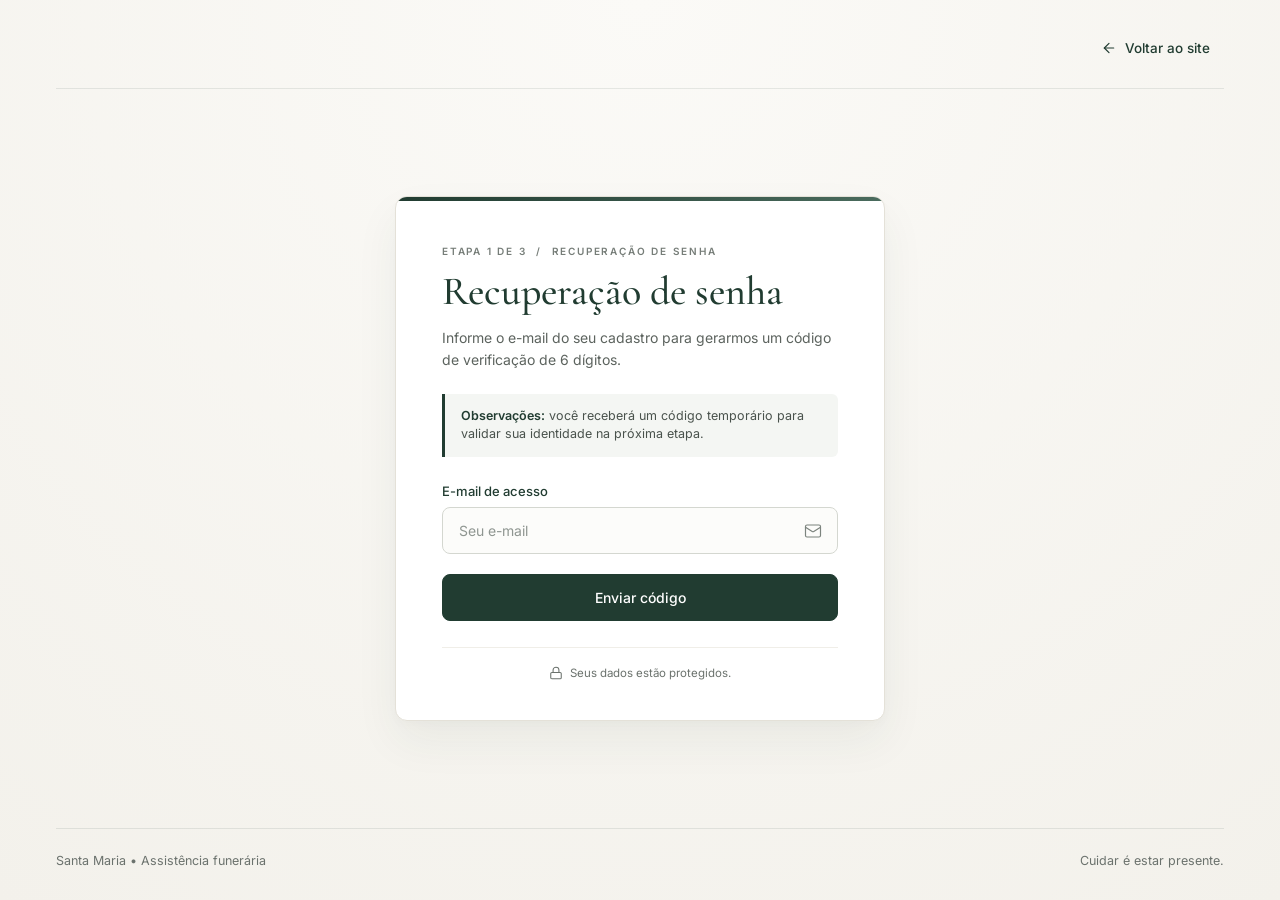
<file: index.html>
<!DOCTYPE html>
<html lang="pt-BR">
<head>
  <meta charset="UTF-8">
  <meta http-equiv="refresh" content="0; url=html/recuperarsenha.html">
</head>
<body>
  <script>window.location.href = "html/recuperar-senha.html";</script>
</body>
</html>
</file>
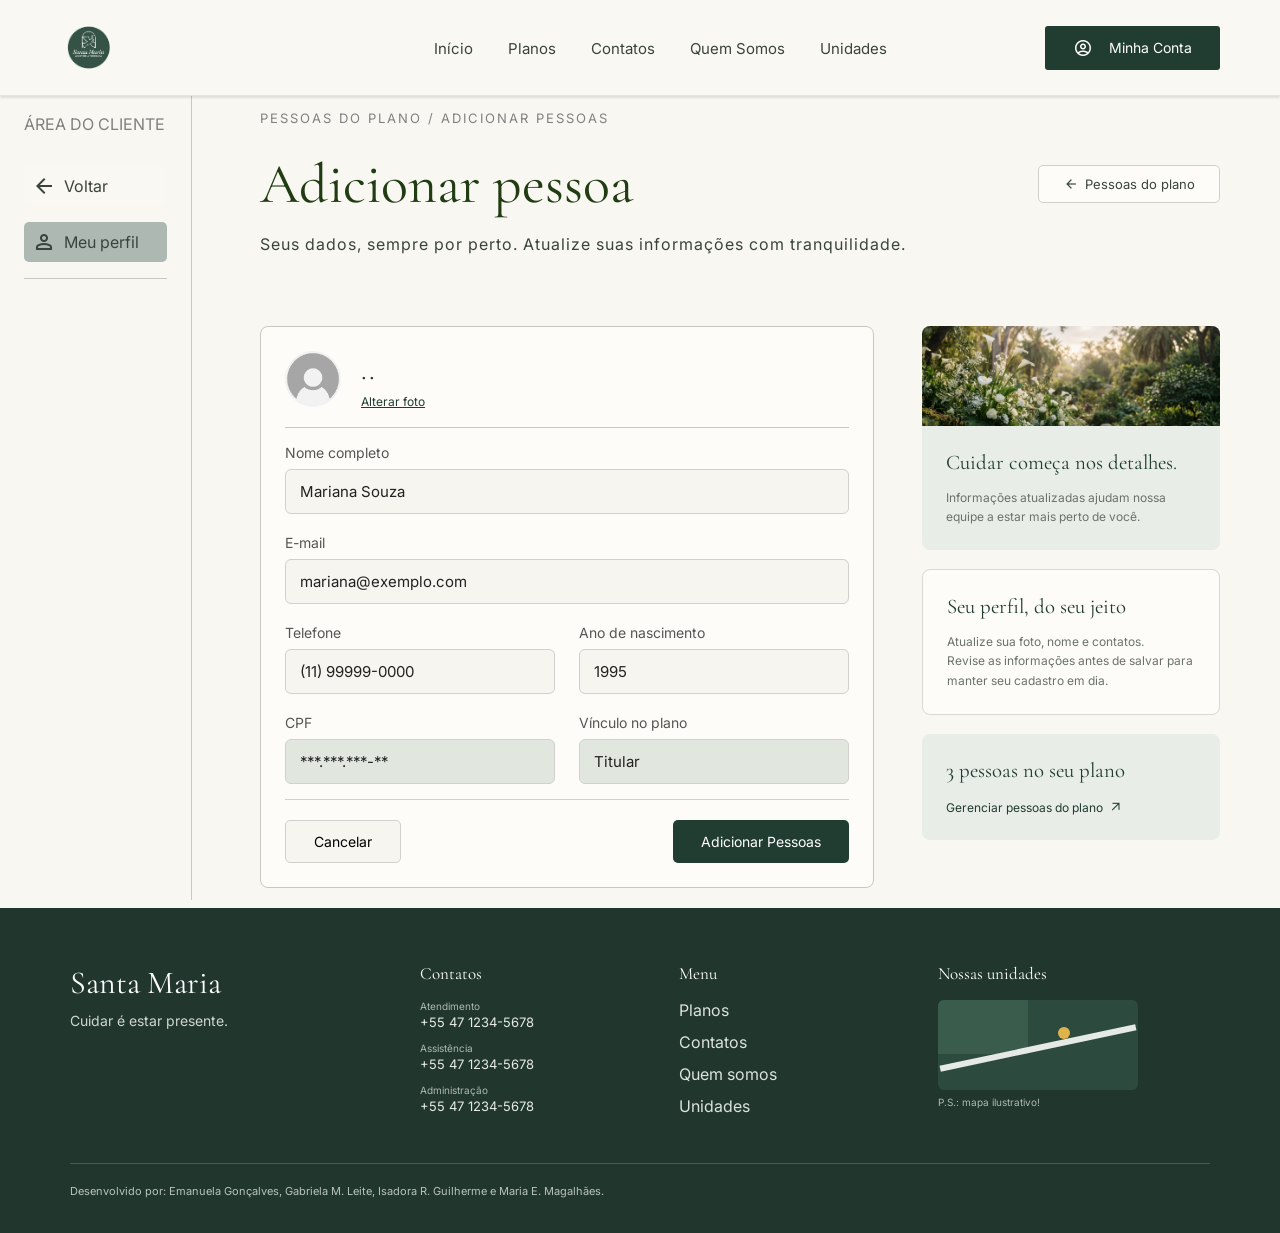
<file: html/adicionarPessoa.html>
<!DOCTYPE html>
<html lang="pt-br">
<head>
    <meta charset="UTF-8">
    <meta name="viewport" content="width=device-width, initial-scale=1.0">
    <title>Santa Maria - Funerária </title>
    <link rel="stylesheet" href="../css/adicionarPessoa.css"> <!-- link do css-->
    <link href="https://fonts.googleapis.com/css2?family=Material+Symbols+Outlined" rel="stylesheet" /> <!--Link dos icons (google api)-->
    <script src="../javascript/editarPlano.js" defer></script>
</head>
<body>
    <header> <!-- Menu de navegação da página, com logo e parte de login ao lado-->
        <img src="../img/logo.png" alt="Logo da empresa" class="logo"> <!-- Logo da empresa-->
        <div class="navbar"> 
            <nav> <!--navegação-->
                <ul class="navList" id="navList"> <!-- container das navegações da página -->
                  <li><a href="pagInicial.html">Início</a></li>
                  <li><a href="pagInicial.html#planos">Planos</a></li>
                  <li><a href="pagInicial.html#contatos">Contatos</a></li>
                  <li><a href="pagInicial.html#quemSomos">Quem Somos</a></li>
                  <li><a href="pagInicial.html#unidades">Unidades</a></li>
                </ul>
            </nav>
        </div>
        <a href="conta/login.html" class="btnLink">
            <span class="material-symbols-outlined"> <!-- bonequinho do login no botão-->
                account_circle
            </span>
            Minha Conta
        </a>
    </header>

    <div class="contentWrapper"> <!-- container que envolve o menu e o conteúdo da página -->
        
        <div class="verticalMenu"> <!-- menu que fica na vertical (nossa q surpresa)-->
            <div class="mainMenu"> <!-- parte superior desse menuzinho -->
                <h2>ÁREA DO CLIENTE</h2>
                <a href="pessoasPlano.html" class="btnInactive">
                    <span class="material-symbols-outlined"> <!-- setinha voltar-->
                        arrow_back
                    </span>
                    Voltar
                </a>
                <p class="btnActive">
                    <span class="material-symbols-outlined"> <!-- bonequinho do perfil-->
                        person
                    </span>
                    Meu perfil
                </p>
            </div>
        </div>

        <div class="content"> <!-- conteúdo da página -->

            <div class="titulo"> <!-- Titulos de cima -->
                <h3>PESSOAS DO PLANO /  ADICIONAR PESSOAS </h3>
                <div class="tituloLinha"> <!-- titulo + botão "pessoas do plano" lado a lado -->
                    <h1>Adicionar pessoa</h1>
                    <a href="pessoasPlano.html" class="buttonHero">
                        <span class="material-symbols-outlined"> <!-- setinha do botão-->
                            arrow_back
                        </span>
                        Pessoas do plano
                    </a>
                </div>
                <h2>Seus dados, sempre por perto. Atualize suas informações com tranquilidade.</h2>
            </div>

            <div class="cardPerfil"> <!-- card principal do perfil -->
                <div class="pfpName"> <!-- foto + nome do usuário -->
                    <div class="pfp"> 
                        <img id="profileImage" src="../img/fotoPerfil.avif" alt="Foto de perfil do usuário"> 
                    </div> 
                    <div class="nameBox"> 
                        <h2>..</h2>
                        <label for="galleryInput" class="alterarFoto">Alterar foto</label>
                        <input type="file" id="galleryInput" accept="image/*" hidden>
                    </div>
                </div>

                <form action="#" method="POST"> 
                    <div class="formGrid">
                        <div class="formGroup fullWidth">
                            <label for="nome">Nome completo</label>
                            <input type="text" id="nome" name="nome" value="Mariana Souza" required>
                        </div>

                        <div class="formGroup fullWidth">
                            <label for="email">E-mail</label>
                            <input type="email" id="email" name="email" value="mariana@exemplo.com" required>
                        </div>

                        <div class="formGroup">
                            <label for="telefone">Telefone</label>
                            <input type="tel" id="telefone" name="telefone" value="(11) 99999-0000" required>
                        </div>

                        <div class="formGroup">
                            <label for="anoNascimento">Ano de nascimento</label>
                            <input type="number" id="anoNascimento" name="anoNascimento" value="1995" required>
                        </div>

                        <div class="formGroup">
                            <label for="cpf">CPF</label>
                            <input type="text" id="cpf" name="cpf" value="***.***.***-**" readonly>
                        </div>

                        <div class="formGroup">
                            <label for="vinculo">Vínculo no plano</label>
                            <input type="text" id="vinculo" name="vinculo" value="Titular" readonly>
                        </div>
                    </div>
                    <div class="formButtons"> <!-- cancelar na esquerda, salvar na direita -->
                        <button type="button" class="btnCancelar">Cancelar</button>
                        <button type="submit" class="btnSalvar" onclick="window.location.href='pessoasPlano.html'">Adicionar Pessoas</button>
                    </div> 
                </form>
            </div>

            <div class="containerDetails"> <!-- Cards da direita -->
                <div class="cardInfo">
                    <img src="../img/fotoflor.jpeg" alt="Jardim com flores brancas" class="cardImg">
                    <div class="cardBody">
                        <h2>Cuidar começa nos detalhes.</h2>
                        <p>Informações atualizadas ajudam nossa equipe a estar mais perto de você.</p>
                    </div>
                </div>
                <div class="cardInfo2">
                    <h2>Seu perfil, do seu jeito</h2>
                    <p>Atualize sua foto, nome e contatos.<br>Revise as informações antes de salvar para manter seu cadastro em dia.</p>
                </div>
                <div class="cardInfo3">
                    <h2>3 pessoas no seu plano</h2>
                    <a href="pessoasPlano.html" class="btnOut">
                        Gerenciar pessoas do plano
                        <span class="material-symbols-outlined"> <!-- setinha diagonal-->
                            arrow_outward
                        </span>
                    </a>
                </div>
            </div>

        </div>
    </div>

    <footer class="footerSantaMaria"> <!-- IZZIE -->
        <div class="footerContainer">
            <div class="footerTop">
                <!-- Coluna 1: Marca -->
                <div class="footerCol colMarca">
                    <h2 class="footerLogo">Santa Maria</h2>
                    <p class="footerSlogan">Cuidar é estar presente.</p>
                </div>
    
                <!-- Coluna 2: Contatos -->
                <div class="footerCol colContatos">
                    <h3>Contatos</h3>
                    <ul>
                        <li>
                            <span class="contatoLabel">Atendimento</span>
                            <span class="contatoValor">+55 47 1234-5678</span>
                        </li>
                        <li>
                            <span class="contatoLabel">Assistência</span>
                            <span class="contatoValor">+55 47 1234-5678</span>
                        </li>
                        <li>
                            <span class="contatoLabel">Administração</span>
                            <span class="contatoValor">+55 47 1234-5678</span>
                        </li>
                    </ul>
                </div>
    
                <!-- Coluna 3: Menu -->
                <div class="footerCol colMenu">
                    <h3>Menu</h3>
                    <ul>
                        <li><a href="#">Planos</a></li>
                        <li><a href="#">Contatos</a></li>
                        <li><a href="#">Quem somos</a></li>
                        <li><a href="#">Unidades</a></li>
                    </ul>
                </div>
    
                <!-- Coluna 4: Nossas unidades -->
                <div class="footerCol colUnidades">
                    <h3>Nossas unidades</h3>
                    <div class="mapaIlustrativo">
                        <div class="mapaAreaVerde"></div>
                        <div class="mapaRuaPrincipal"></div>
                        <div class="mapaPin"></div>
                    </div>
                    <span class="mapaLegenda">P.S.: mapa ilustrativo!</span>
                </div>
            </div>
    
            <!-- Créditos -->
            <hr class="footerLinha">
            <div class="footerBottom">
                <p>Desenvolvido por: Emanuela Gonçalves, Gabriela M. Leite, Isadora R. Guilherme e Maria E. Magalhães.</p>
            </div>
        </div> <!-- Fecha .footerContainer -->
    </footer>
</body>
</html>
</file>
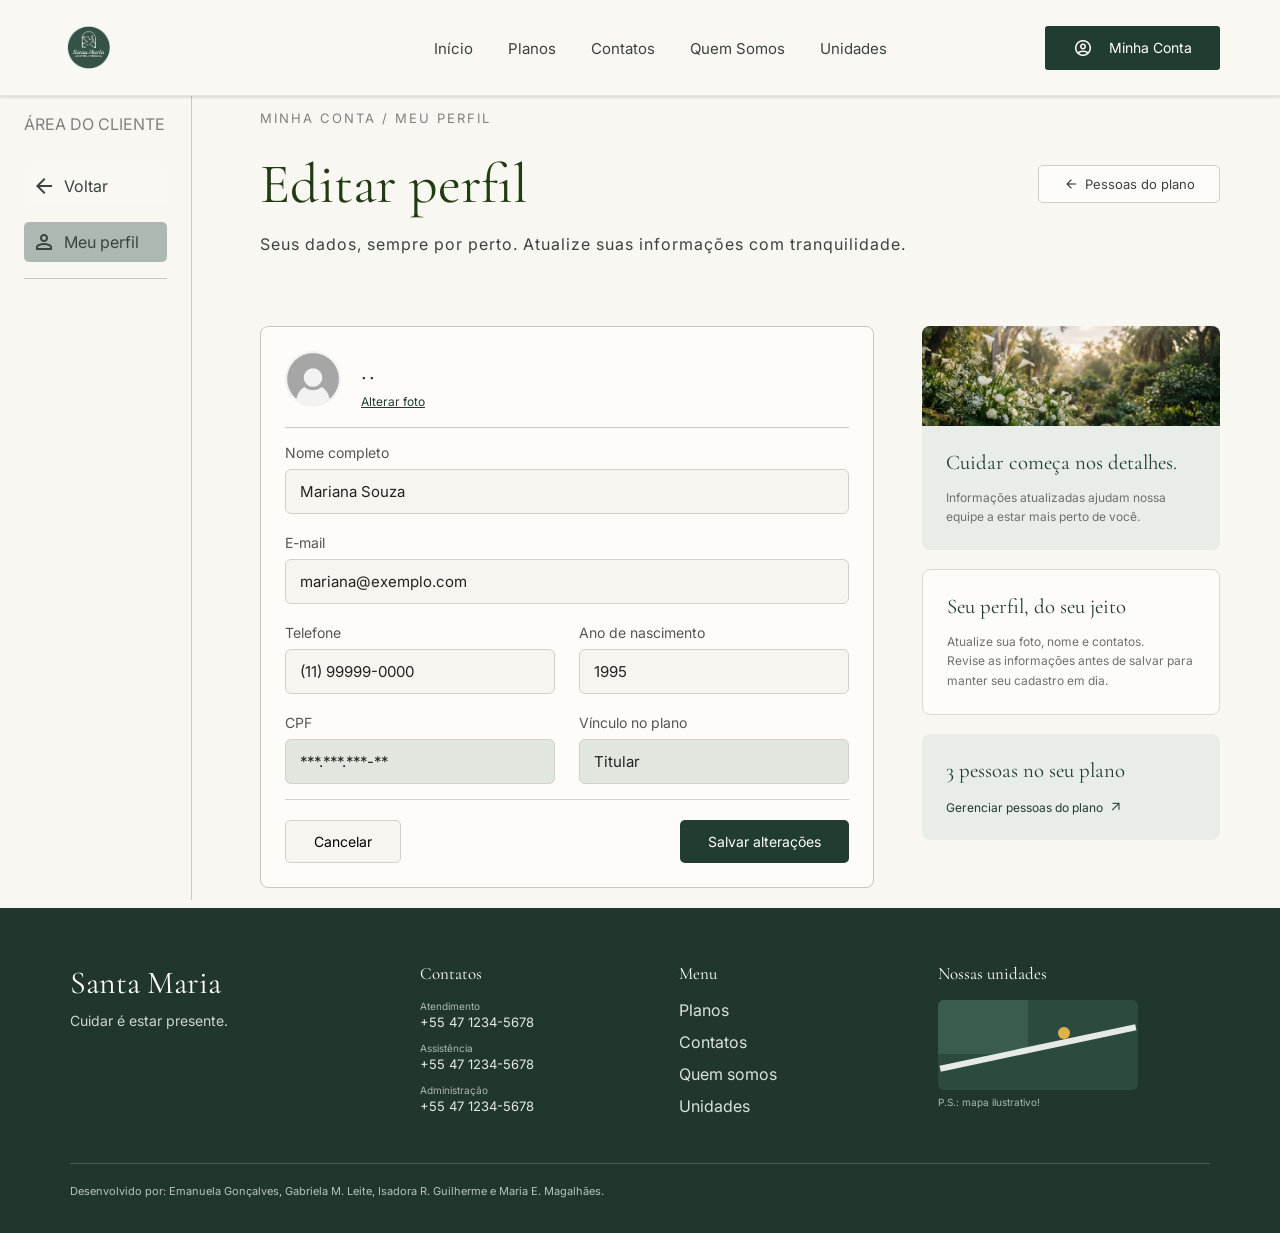
<file: html/editarPerfil.html>
<!DOCTYPE html>
<html lang="pt-br">
<head>
    <meta charset="UTF-8">
    <meta name="viewport" content="width=device-width, initial-scale=1.0">
    <title>Santa Maria - Funerária </title>
    <link rel="stylesheet" href="../css/editarPerfil.css"> <!-- link do css-->
    <link href="https://fonts.googleapis.com/css2?family=Material+Symbols+Outlined" rel="stylesheet" /> <!--Link dos icons (google api)-->
    <script src="../javascript/editarPlano.js" defer></script>
</head>
<body>
    <header> <!-- Menu de navegação da página, com logo e parte de login ao lado-->
        <img src="../img/logo.png" alt="Logo da empresa" class="logo"> <!-- Logo da empresa-->
        <div class="navbar"> 
            <nav> <!--navegação-->
                <ul class="navList" id="navList"> <!-- container das navegações da página -->
                  <li><a href="pagInicial.html">Início</a></li>
                  <li><a href="pagInicial.html#planos">Planos</a></li>
                  <li><a href="pagInicial.html#contatos">Contatos</a></li>
                  <li><a href="pagInicial.html#quemSomos">Quem Somos</a></li>
                  <li><a href="pagInicial.html#unidades">Unidades</a></li>
                </ul>
            </nav>
        </div>
        <a href="conta/login.html" class="btnLink">
            <span class="material-symbols-outlined"> <!-- bonequinho do login no botão-->
                account_circle
            </span>
            Minha Conta
        </a>
    </header>

    <div class="contentWrapper"> <!-- container que envolve o menu e o conteúdo da página -->
        
        <div class="verticalMenu"> <!-- menu que fica na vertical (nossa q surpresa)-->
            <div class="mainMenu"> <!-- parte superior desse menuzinho -->
                <h2>ÁREA DO CLIENTE</h2>
                <a href="pessoasPlano.html" class="btnInactive">
                    <span class="material-symbols-outlined"> <!-- setinha voltar-->
                        arrow_back
                    </span>
                    Voltar
                </a>
                <p class="btnActive">
                    <span class="material-symbols-outlined"> <!-- bonequinho do perfil-->
                        person
                    </span>
                    Meu perfil
                </p>
            </div>
        </div>

        <div class="content"> <!-- conteúdo da página -->

            <div class="titulo"> <!-- Titulos de cima -->
                <h3>MINHA CONTA / MEU PERFIL</h3>
                <div class="tituloLinha"> <!-- titulo + botão "pessoas do plano" lado a lado -->
                    <h1>Editar perfil</h1>
                    <a href="pessoasPlano.html" class="buttonHero">
                        <span class="material-symbols-outlined"> <!-- setinha do botão-->
                            arrow_back
                        </span>
                        Pessoas do plano
                    </a>
                </div>
                <h2>Seus dados, sempre por perto. Atualize suas informações com tranquilidade.</h2>
            </div>

            <div class="cardPerfil"> <!-- card principal do perfil -->
                <div class="pfpName"> <!-- foto + nome do usuário -->
                    <div class="pfp"> 
                        <img id="profileImage" src="../img/fotoPerfil.avif" alt="Foto de perfil do usuário"> 
                    </div> 
                    <div class="nameBox"> 
                        <h2>..</h2>
                        <label for="galleryInput" class="alterarFoto">Alterar foto</label>
                        <input type="file" id="galleryInput" accept="image/*" hidden>
                    </div>
                </div>

                <form action="#" method="POST"> 
                    <div class="formGrid">
                        <div class="formGroup fullWidth">
                            <label for="nome">Nome completo</label>
                            <input type="text" id="nome" name="nome" value="Mariana Souza" required>
                        </div>

                        <div class="formGroup fullWidth">
                            <label for="email">E-mail</label>
                            <input type="email" id="email" name="email" value="mariana@exemplo.com" required>
                        </div>

                        <div class="formGroup">
                            <label for="telefone">Telefone</label>
                            <input type="tel" id="telefone" name="telefone" value="(11) 99999-0000" required>
                        </div>

                        <div class="formGroup">
                            <label for="anoNascimento">Ano de nascimento</label>
                            <input type="number" id="anoNascimento" name="anoNascimento" value="1995" required>
                        </div>

                        <div class="formGroup">
                            <label for="cpf">CPF</label>
                            <input type="text" id="cpf" name="cpf" value="***.***.***-**" readonly>
                        </div>

                        <div class="formGroup">
                            <label for="vinculo">Vínculo no plano</label>
                            <input type="text" id="vinculo" name="vinculo" value="Titular" readonly>
                        </div>
                    </div>
                    <div class="formButtons"> <!-- cancelar na esquerda, salvar na direita -->
                        <button type="button" class="btnCancelar">Cancelar</button>
                        <button type="submit" class="btnSalvar">Salvar alterações</button>
                    </div> 
                </form>
            </div>

            <div class="containerDetails"> <!-- Cards da direita -->
                <div class="cardInfo">
                    <img src="../img/fotoflor.jpeg" alt="Jardim com flores brancas" class="cardImg">
                    <div class="cardBody">
                        <h2>Cuidar começa nos detalhes.</h2>
                        <p>Informações atualizadas ajudam nossa equipe a estar mais perto de você.</p>
                    </div>
                </div>
                <div class="cardInfo2">
                    <h2>Seu perfil, do seu jeito</h2>
                    <p>Atualize sua foto, nome e contatos.<br>Revise as informações antes de salvar para manter seu cadastro em dia.</p>
                </div>
                <div class="cardInfo3">
                    <h2>3 pessoas no seu plano</h2>
                    <a href="pessoasPlano.html" class="btnOut">
                        Gerenciar pessoas do plano
                        <span class="material-symbols-outlined"> <!-- setinha diagonal-->
                            arrow_outward
                        </span>
                    </a>
                </div>
            </div>

        </div>
    </div>

    <footer class="footerSantaMaria"> <!-- IZZIE -->
        <div class="footerContainer">
            <div class="footerTop">
                <!-- Coluna 1: Marca -->
                <div class="footerCol colMarca">
                    <h2 class="footerLogo">Santa Maria</h2>
                    <p class="footerSlogan">Cuidar é estar presente.</p>
                </div>
    
                <!-- Coluna 2: Contatos -->
                <div class="footerCol colContatos">
                    <h3>Contatos</h3>
                    <ul>
                        <li>
                            <span class="contatoLabel">Atendimento</span>
                            <span class="contatoValor">+55 47 1234-5678</span>
                        </li>
                        <li>
                            <span class="contatoLabel">Assistência</span>
                            <span class="contatoValor">+55 47 1234-5678</span>
                        </li>
                        <li>
                            <span class="contatoLabel">Administração</span>
                            <span class="contatoValor">+55 47 1234-5678</span>
                        </li>
                    </ul>
                </div>
    
                <!-- Coluna 3: Menu -->
                <div class="footerCol colMenu">
                    <h3>Menu</h3>
                    <ul>
                        <li><a href="#">Planos</a></li>
                        <li><a href="#">Contatos</a></li>
                        <li><a href="#">Quem somos</a></li>
                        <li><a href="#">Unidades</a></li>
                    </ul>
                </div>
    
                <!-- Coluna 4: Nossas unidades -->
                <div class="footerCol colUnidades">
                    <h3>Nossas unidades</h3>
                    <div class="mapaIlustrativo">
                        <div class="mapaAreaVerde"></div>
                        <div class="mapaRuaPrincipal"></div>
                        <div class="mapaPin"></div>
                    </div>
                    <span class="mapaLegenda">P.S.: mapa ilustrativo!</span>
                </div>
            </div>
    
            <!-- Créditos -->
            <hr class="footerLinha">
            <div class="footerBottom">
                <p>Desenvolvido por: Emanuela Gonçalves, Gabriela M. Leite, Isadora R. Guilherme e Maria E. Magalhães.</p>
            </div>
        </div> <!-- Fecha .footerContainer -->
    </footer>
</body>
</html>
</file>
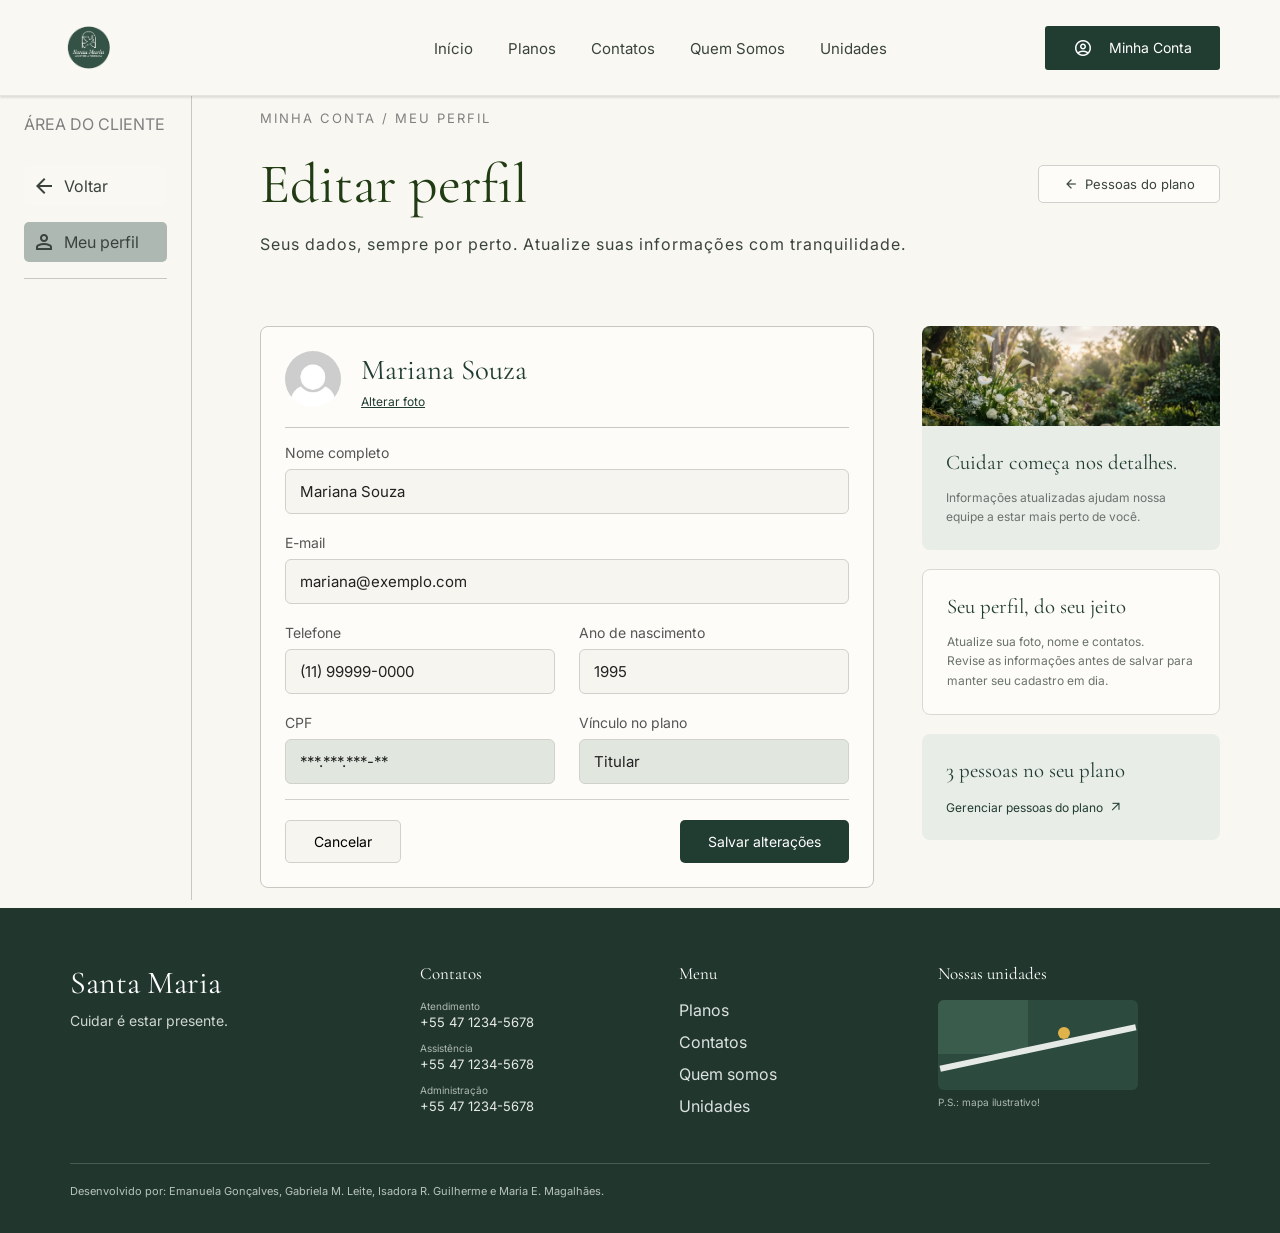
<file: html/editarPlano.html>
<!DOCTYPE html>
<html lang="pt-br">
<head>
    <meta charset="UTF-8">
    <meta name="viewport" content="width=device-width, initial-scale=1.0">
    <title>Santa Maria - Funerária </title>
    <link rel="stylesheet" href="../css/editarPlano.css"> <!-- link do css-->
    <link href="https://fonts.googleapis.com/css2?family=Material+Symbols+Outlined" rel="stylesheet" /> <!--Link dos icons (google api)-->
    <script src="../javascript/editarPlano.js" defer></script>
</head>
<body>
    <header> <!-- Menu de navegação da página, com logo e parte de login ao lado-->
        <img src="../img/logo.png" alt="Logo da empresa" class="logo"> <!-- Logo da empresa-->
        <div class="navbar"> 
            <nav> <!--navegação-->
                <ul class="navList" id="navList"> <!-- container das navegações da página -->
                  <li><a href="#inicio">Início</a></li>
                  <li><a href="#planos">Planos</a></li>
                  <li><a href="#contatos">Contatos</a></li>
                  <li><a href="#quemSomos">Quem Somos</a></li>
                  <li><a href="#unidades">Unidades</a></li>
                </ul>
            </nav>
        </div>
        <a href="conta/login.html" class="btnLink">
            <span class="material-symbols-outlined"> <!-- bonequinho do login no botão-->
                account_circle
            </span>
            Minha Conta
        </a>
    </header>

    <div class="contentWrapper"> <!-- container que envolve o menu e o conteúdo da página -->
        
        <div class="verticalMenu"> <!-- menu que fica na vertical (nossa q surpresa)-->
            <div class="mainMenu"> <!-- parte superior desse menuzinho -->
                <h2>ÁREA DO CLIENTE</h2>
                <a href="editarPerfil.html" class="btnInactive">
                    <span class="material-symbols-outlined"> <!-- setinha voltar-->
                        arrow_back
                    </span>
                    Voltar
                </a>
                <p class="btnActive">
                    <span class="material-symbols-outlined"> <!-- bonequinho do perfil-->
                        person
                    </span>
                    Meu perfil
                </p>
            </div>
        </div>

        <div class="content"> <!-- conteúdo da página -->

            <div class="titulo"> <!-- Titulos de cima -->
                <h3>MINHA CONTA / MEU PERFIL</h3>
                <div class="tituloLinha"> <!-- titulo + botão "pessoas do plano" lado a lado -->
                    <h1>Editar perfil</h1>
                    <a href="editarPlano.html" class="buttonHero">
                        <span class="material-symbols-outlined"> <!-- setinha do botão-->
                            arrow_back
                        </span>
                        Pessoas do plano
                    </a>
                </div>
                <h2>Seus dados, sempre por perto. Atualize suas informações com tranquilidade.</h2>
            </div>

            <div class="cardPerfil"> <!-- card principal do perfil -->
                <div class="pfpName"> <!-- foto + nome do usuário -->
                    <div class="pfp"> 
                        <img id="profileImage" src="../img/fotoPerfil.jpg" alt="Foto de perfil do usuário"> 
                    </div> 
                    <div class="nameBox"> 
                        <h2>Mariana Souza</h2>
                        <label for="galleryInput" class="alterarFoto">Alterar foto</label>
                        <input type="file" id="galleryInput" accept="image/*" hidden>
                    </div>
                </div>

                <form action="#" method="POST"> 
                    <div class="formGrid">
                        <div class="formGroup fullWidth">
                            <label for="nome">Nome completo</label>
                            <input type="text" id="nome" name="nome" value="Mariana Souza" required>
                        </div>

                        <div class="formGroup fullWidth">
                            <label for="email">E-mail</label>
                            <input type="email" id="email" name="email" value="mariana@exemplo.com" required>
                        </div>

                        <div class="formGroup">
                            <label for="telefone">Telefone</label>
                            <input type="tel" id="telefone" name="telefone" value="(11) 99999-0000" required>
                        </div>

                        <div class="formGroup">
                            <label for="anoNascimento">Ano de nascimento</label>
                            <input type="number" id="anoNascimento" name="anoNascimento" value="1995" required>
                        </div>

                        <div class="formGroup">
                            <label for="cpf">CPF</label>
                            <input type="text" id="cpf" name="cpf" value="***.***.***-**" readonly>
                        </div>

                        <div class="formGroup">
                            <label for="vinculo">Vínculo no plano</label>
                            <input type="text" id="vinculo" name="vinculo" value="Titular" readonly>
                        </div>
                    </div>
                    <div class="formButtons"> <!-- cancelar na esquerda, salvar na direita -->
                        <button type="button" class="btnCancelar">Cancelar</button>
                        <button type="submit" class="btnSalvar">Salvar alterações</button>
                    </div> 
                </form>
            </div>

            <div class="containerDetails"> <!-- Cards da direita -->
                <div class="cardInfo">
                    <img src="../img/fotoflor.jpeg" alt="Jardim com flores brancas" class="cardImg">
                    <div class="cardBody">
                        <h2>Cuidar começa nos detalhes.</h2>
                        <p>Informações atualizadas ajudam nossa equipe a estar mais perto de você.</p>
                    </div>
                </div>
                <div class="cardInfo2">
                    <h2>Seu perfil, do seu jeito</h2>
                    <p>Atualize sua foto, nome e contatos.<br>Revise as informações antes de salvar para manter seu cadastro em dia.</p>
                </div>
                <div class="cardInfo3">
                    <h2>3 pessoas no seu plano</h2>
                    <a href="editarPlano.html" class="btnOut">
                        Gerenciar pessoas do plano
                        <span class="material-symbols-outlined"> <!-- setinha diagonal-->
                            arrow_outward
                        </span>
                    </a>
                </div>
            </div>

        </div>
    </div>

    <footer class="footerSantaMaria"> <!-- IZZIE -->
        <div class="footerContainer">
            <div class="footerTop">
                <!-- Coluna 1: Marca -->
                <div class="footerCol colMarca">
                    <h2 class="footerLogo">Santa Maria</h2>
                    <p class="footerSlogan">Cuidar é estar presente.</p>
                </div>
    
                <!-- Coluna 2: Contatos -->
                <div class="footerCol colContatos">
                    <h3>Contatos</h3>
                    <ul>
                        <li>
                            <span class="contatoLabel">Atendimento</span>
                            <span class="contatoValor">+55 47 1234-5678</span>
                        </li>
                        <li>
                            <span class="contatoLabel">Assistência</span>
                            <span class="contatoValor">+55 47 1234-5678</span>
                        </li>
                        <li>
                            <span class="contatoLabel">Administração</span>
                            <span class="contatoValor">+55 47 1234-5678</span>
                        </li>
                    </ul>
                </div>
    
                <!-- Coluna 3: Menu -->
                <div class="footerCol colMenu">
                    <h3>Menu</h3>
                    <ul>
                        <li><a href="#">Planos</a></li>
                        <li><a href="#">Contatos</a></li>
                        <li><a href="#">Quem somos</a></li>
                        <li><a href="#">Unidades</a></li>
                    </ul>
                </div>
    
                <!-- Coluna 4: Nossas unidades -->
                <div class="footerCol colUnidades">
                    <h3>Nossas unidades</h3>
                    <div class="mapaIlustrativo">
                        <div class="mapaAreaVerde"></div>
                        <div class="mapaRuaPrincipal"></div>
                        <div class="mapaPin"></div>
                    </div>
                    <span class="mapaLegenda">P.S.: mapa ilustrativo!</span>
                </div>
            </div>
    
            <!-- Créditos -->
            <hr class="footerLinha">
            <div class="footerBottom">
                <p>Desenvolvido por: Emanuela Gonçalves, Gabriela M. Leite, Isadora R. Guilherme e Maria E. Magalhães.</p>
            </div>
        </div> <!-- Fecha .footerContainer -->
    </footer>
</body>
</html>
</file>
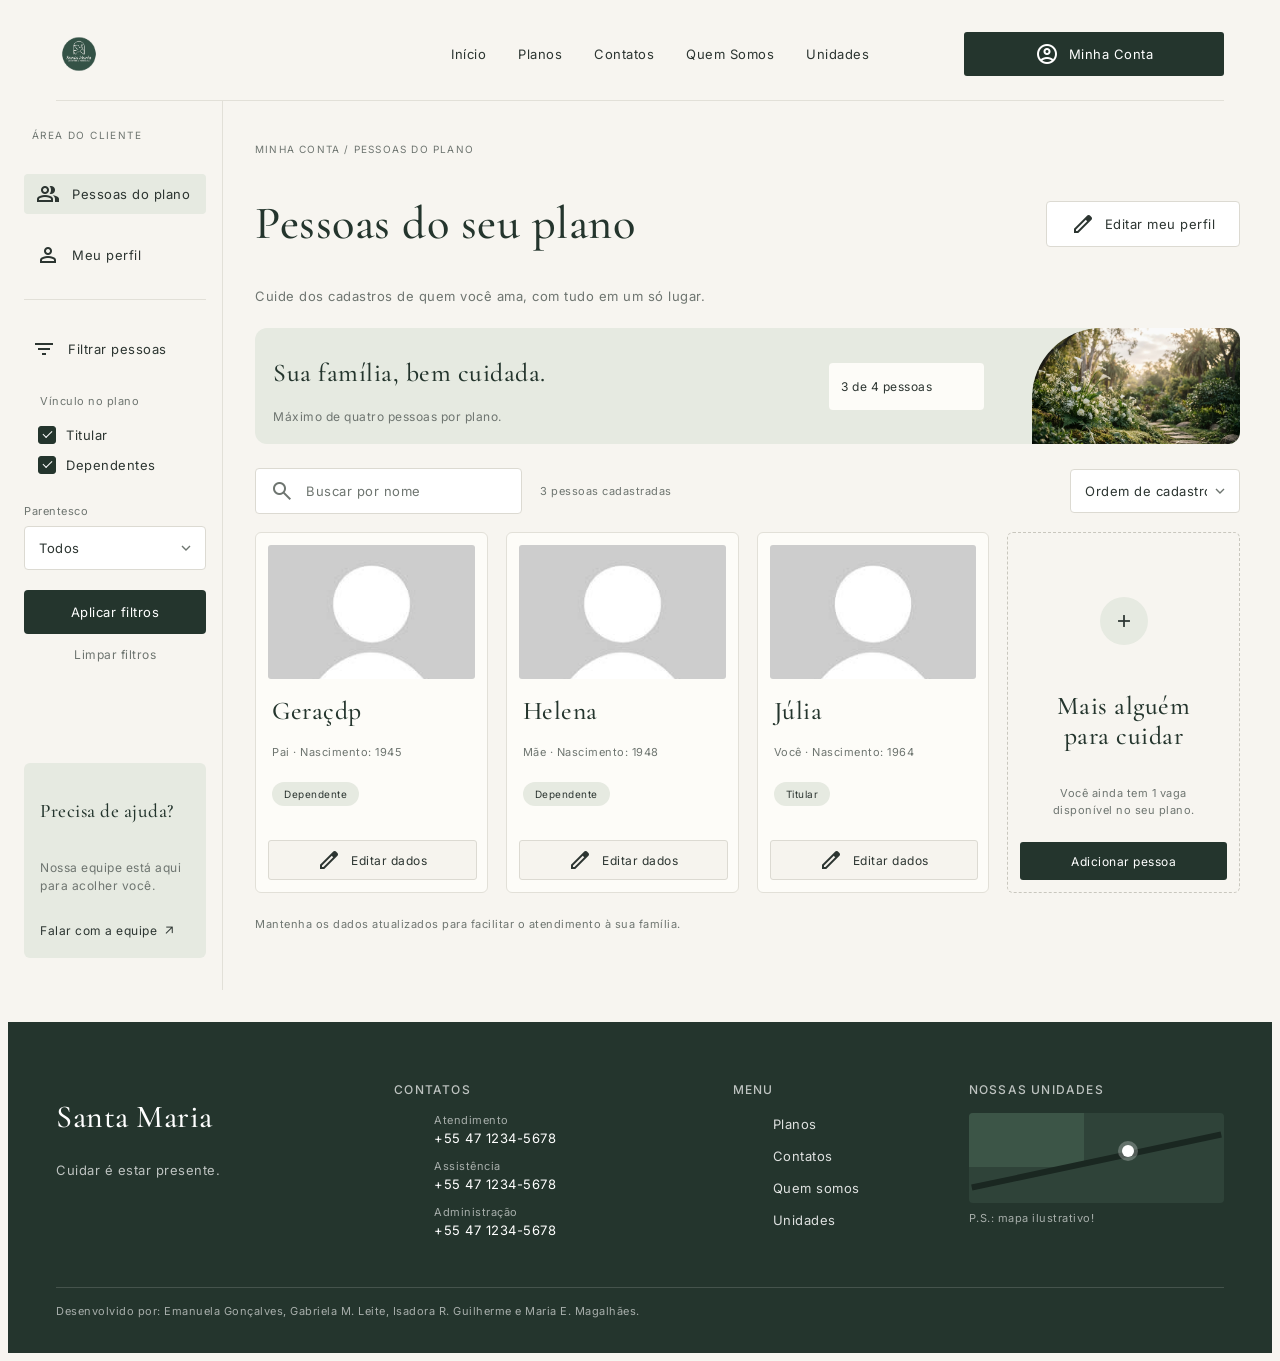
<file: html/pessoasPlano.html>
<!DOCTYPE html>
<html lang="pt-br">
<head>
    <meta charset="UTF-8">
    <meta name="viewport" content="width=device-width, initial-scale=1.0">
    <title>Santa Maria - Pessoas do plano</title>
    <link rel="stylesheet" href="../css/pessoasPlano.css"> <!-- link do css-->
    <link href="https://fonts.googleapis.com/css2?family=Material+Symbols+Outlined" rel="stylesheet" /> <!--Link dos icons (google api)-->
    <script src="../javascript/pessoasPlano.js" defer></script>
</head>
<body>
    <header> <!-- Menu de navegação da página, com logo e parte de login ao lado-->
        <img src="../img/logo.png" alt="Logo da empresa" class="logo"> <!-- Logo da empresa-->
        <div class="navbar">
            <nav> <!--navegação-->
                <ul class="navList" id="navList">
                  <li><a href="pagInicial.html">Início</a></li>
                  <li><a href="pagInicial.html#planos">Planos</a></li>
                  <li><a href="pagInicial.html#contatos">Contatos</a></li>
                  <li><a href="pagInicial.html#quemSomos">Quem Somos</a></li>
                  <li><a href="pagInicial.html#unidades">Unidades</a></li>
                </ul>
            </nav>
        </div>
        <a href="conta/login.html" class="btnLink">
            <span class="material-symbols-outlined">account_circle</span>
            Minha Conta
        </a>
    </header>

    <div class="contentWrapper"> <!-- container que envolve o menu e o conteúdo da página -->

        <aside class="verticalMenu"> <!-- menu vertical + filtros -->
            <div class="mainMenu">
                <h2>ÁREA DO CLIENTE</h2>
                <p class="btnActive">
                    <span class="material-symbols-outlined">group</span>
                    Pessoas do plano
                </p>
                <a href="editarPerfil.html" class="btnInactive">
                    <span class="material-symbols-outlined">person</span>
                    Meu perfil
                </a>
            </div>

            <form class="filtros" id="formFiltros"> <!-- filtros das pessoas -->
                <h3 class="filtrosTitulo">
                    <span class="material-symbols-outlined">filter_list</span>
                    Filtrar pessoas
                </h3>

                <fieldset>
                    <legend>Vínculo no plano</legend>
                    <label class="check">
                        <input type="checkbox" id="filtroTitular" checked>
                        <span class="checkBox"></span>
                        Titular
                    </label>
                    <label class="check">
                        <input type="checkbox" id="filtroDependentes" checked>
                        <span class="checkBox"></span>
                        Dependentes
                    </label>
                </fieldset>

                <div class="filtroSelect">
                    <label for="filtroParentesco">Parentesco</label>
                    <select id="filtroParentesco">
                        <option value="todos">Todos</option>
                        <option value="Pai">Pai</option>
                        <option value="Mãe">Mãe</option>
                        <option value="Você">Você</option>
                        <option value="Cônjuge">Cônjuge</option>
                        <option value="Filho(a)">Filho(a)</option>
                        <option value="Irmão(ã)">Irmão(ã)</option>
                    </select>
                </div>

                <button type="submit" class="btnAplicar">Aplicar filtros</button>
                <button type="button" class="btnLimpar" id="btnLimpar">Limpar filtros</button>
            </form>

            <div class="cardAjuda"> <!-- card de ajuda no rodapé do menu -->
                <h2>Precisa de ajuda?</h2>
                <p>Nossa equipe está aqui para acolher você.</p>
                <a href="pagInicial.html#contatos">
                    Falar com a equipe
                    <span class="material-symbols-outlined">arrow_outward</span>
                </a>
            </div>
        </aside>

        <main class="content"> <!-- conteúdo da página -->

            <div class="titulo"> <!-- Titulos de cima -->
                <h3>MINHA CONTA / PESSOAS DO PLANO</h3>
                <div class="tituloLinha">
                    <h1>Pessoas do seu plano</h1>
                    <a href="editarPerfil.html" class="buttonHero">
                        <span class="material-symbols-outlined">edit</span>
                        Editar meu perfil
                    </a>
                </div>
                <h2>Cuide dos cadastros de quem você ama, com tudo em um só lugar.</h2>
            </div>

            <section class="bannerFamilia"> <!-- faixa verde com contador e foto -->
                <div class="bannerTexto">
                    <h2>Sua família, bem cuidada.</h2>
                    <p>Máximo de quatro pessoas por plano.</p>
                </div>
                <div class="bannerContador" id="contadorPlano">3 de 4 pessoas</div>
                <img src="../img/fotoflor.jpeg" alt="Jardim com flores brancas" class="bannerImg">
            </section>

            <div class="barraFerramentas"> <!-- busca + contagem + ordenação -->
                <label class="busca" for="busca">
                    <span class="material-symbols-outlined">search</span>
                    <input type="search" id="busca" placeholder="Buscar por nome" autocomplete="off">
                </label>
                <span class="contagem" id="contagem">3 pessoas cadastradas</span>
                <select id="ordenar" class="ordenar" aria-label="Ordenar pessoas">
                    <option value="cadastro">Ordem de cadastro</option>
                    <option value="nome">Nome (A–Z)</option>
                    <option value="antigo">Mais velho primeiro</option>
                    <option value="novo">Mais novo primeiro</option>
                </select>
            </div>

            <div class="listaPessoas" id="listaPessoas"> <!-- cards das pessoas -->

                <article class="cardPessoa" data-nome="Geraldo" data-vinculo="dependente" data-parentesco="Pai" data-ano="1967" data-ordem="1">
                    <img src="../img/fotoperfilVazia.jpg" alt="Foto de Roberto" class="pessoaFoto">
                    <h2>Geraçdp</h2>
                    <p class="pessoaInfo">Pai · Nascimento: 1945</p>
                    <span class="badge">Dependente</span>
                    <a href="editarPerfil.html?id=1" class="btnEditar">
                        <span class="material-symbols-outlined">edit</span>
                        Editar dados
                    </a>
                </article>

                <article class="cardPessoa" data-nome="Helena" data-vinculo="dependente" data-parentesco="Mãe" data-ano="1970" data-ordem="2">
                    <img src="../img/fotoperfilVazia.jpg" alt="Foto de Helena" class="pessoaFoto">
                    <h2>Helena</h2>
                    <p class="pessoaInfo">Mãe · Nascimento: 1948</p>
                    <span class="badge">Dependente</span>
                    <a href="editarPerfil.html?id=2" class="btnEditar">
                        <span class="material-symbols-outlined">edit</span>
                        Editar dados
                    </a>
                </article>

                <article class="cardPessoa" data-nome="Júlia" data-vinculo="titular" data-parentesco="Você" data-ano="1995" data-ordem="3">
                    <img src="../img/fotoperfilVazia.jpg" alt="Foto de Mariana" class="pessoaFoto">
                    <h2>Júlia</h2>
                    <p class="pessoaInfo">Você · Nascimento: 1964</p>
                    <span class="badge">Titular</span>
                    <a href="editarPerfil.html" class="btnEditar">
                        <span class="material-symbols-outlined">edit</span>
                        Editar dados
                    </a>
                </article>

                <div class="cardAdicionar" id="cardAdicionar"> <!-- card tracejado de adicionar -->
                    <span class="addIcone"><span class="material-symbols-outlined">add</span></span>
                    <h2 id="addTitulo">Mais alguém para cuidar</h2>
                    <p id="addTexto">Você ainda tem 1 vaga disponível no seu plano.</p>
                    <a href="adicionarPessoa.html" class="btnAdicionar" id="btnAdicionar">Adicionar pessoa</a>
                </div>
            </div>

            <p class="semResultados" id="semResultados" hidden>Nenhuma pessoa encontrada com esses filtros.</p>

            <p class="notaRodape">Mantenha os dados atualizados para facilitar o atendimento à sua família.</p>
        </main>
    </div>

    <footer class="footerSantaMaria">
        <div class="footerContainer">
            <div class="footerTop">
                <div class="footerCol colMarca">
                    <h2 class="footerLogo">Santa Maria</h2>
                    <p class="footerSlogan">Cuidar é estar presente.</p>
                </div>
                <div class="footerCol colContatos">
                    <h3>Contatos</h3>
                    <ul>
                        <li><span class="contatoLabel">Atendimento</span><span class="contatoValor">+55 47 1234-5678</span></li>
                        <li><span class="contatoLabel">Assistência</span><span class="contatoValor">+55 47 1234-5678</span></li>
                        <li><span class="contatoLabel">Administração</span><span class="contatoValor">+55 47 1234-5678</span></li>
                    </ul>
                </div>
                <div class="footerCol colMenu">
                    <h3>Menu</h3>
                    <ul>
                        <li><a href="#">Planos</a></li>
                        <li><a href="#">Contatos</a></li>
                        <li><a href="#">Quem somos</a></li>
                        <li><a href="#">Unidades</a></li>
                    </ul>
                </div>
                <div class="footerCol colUnidades">
                    <h3>Nossas unidades</h3>
                    <div class="mapaIlustrativo">
                        <div class="mapaAreaVerde"></div>
                        <div class="mapaRuaPrincipal"></div>
                        <div class="mapaPin"></div>
                    </div>
                    <span class="mapaLegenda">P.S.: mapa ilustrativo!</span>
                </div>
            </div>
            <hr class="footerLinha">
            <div class="footerBottom">
                <p>Desenvolvido por: Emanuela Gonçalves, Gabriela M. Leite, Isadora R. Guilherme e Maria E. Magalhães.</p>
            </div>
        </div>
    </footer>
</body>
</html>
</file>
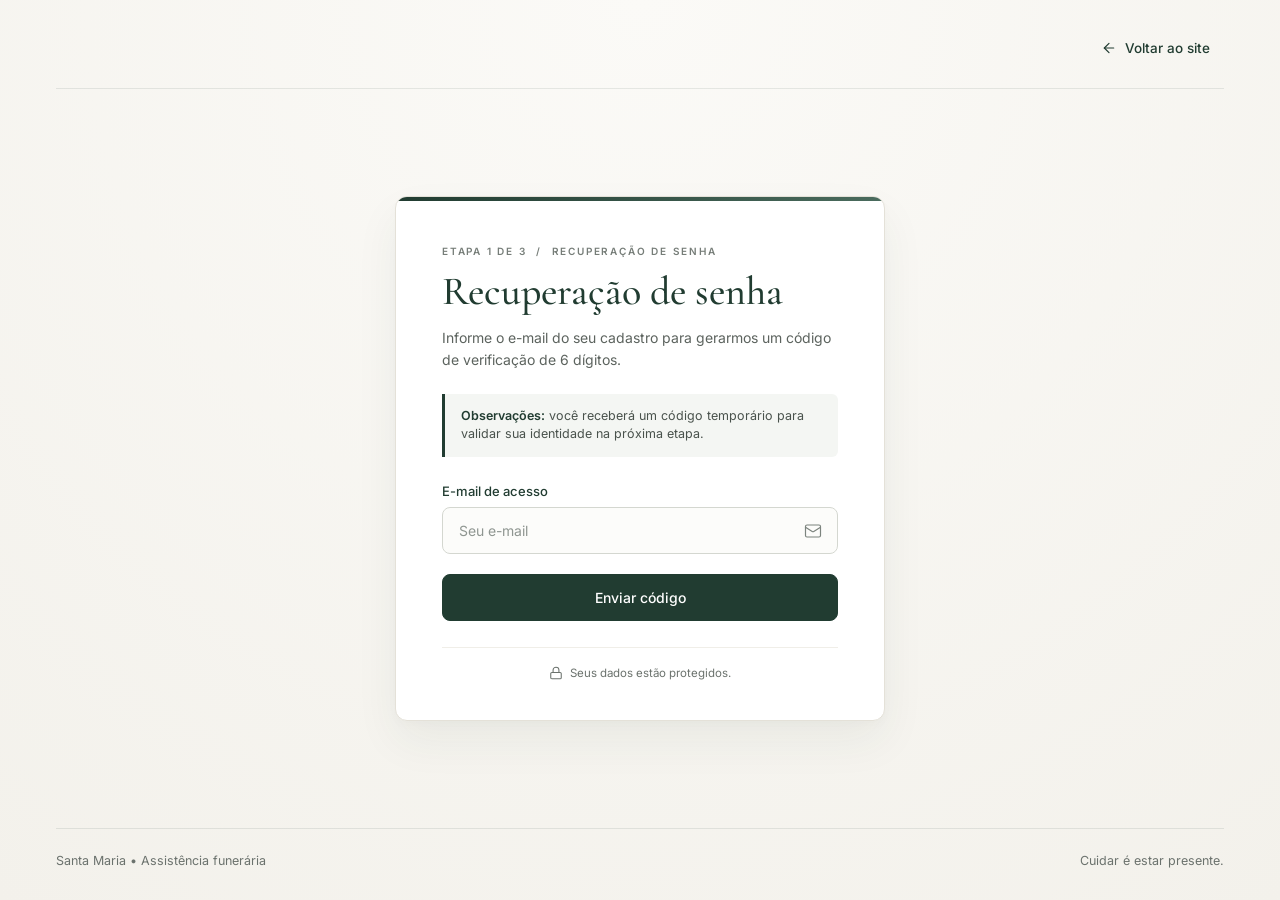
<file: html/recuperar-senha.html>
<!DOCTYPE html>
<html lang="pt-BR">
<head>
  <meta charset="UTF-8">
  <meta name="viewport" content="width=device-width, initial-scale=1.0">
  <title>Recuperação de senha • Santa Maria</title>
  <link rel="preconnect" href="https://fonts.googleapis.com">
  <link rel="preconnect" href="https://fonts.gstatic.com" crossorigin>
  <link href="https://fonts.googleapis.com/css2?family=Cormorant+Garamond:wght@400;500;600&family=Inter:wght@400;500;600&display=swap" rel="stylesheet">
  <link rel="stylesheet" href="../css/recuperar-senha.css">
</head>
<body>

  <!-- Cabeçalho -->
  <header class="topo-recuperacao">
    <a href="pagInicial.html" class="link-voltar-site">
      <svg width="16" height="16" viewBox="0 0 24 24" fill="none" stroke="currentColor" stroke-width="1.8" stroke-linecap="round" stroke-linejoin="round">
        <line x1="19" y1="12" x2="5" y2="12"></line>
        <polyline points="12 19 5 12 12 5"></polyline>
      </svg>
      <span>Voltar ao site</span>
    </a>
  </header>

  <!-- Card Principal com as 3 Etapas -->
  <main class="conteudo-central">
    <div class="card-recuperacao">
      <div class="detalhe-topo-card"></div>

      <!-- ETAPA 1: Pedir E-mail -->
      <div id="etapa-1">
        <span class="caminho-topo">ETAPA 1 DE 3 &nbsp;/&nbsp; RECUPERAÇÃO DE SENHA</span>
        <h1 class="titulo-recuperacao">Recuperação de senha</h1>
        <p class="descricao-recuperacao">
          Informe o e-mail do seu cadastro para gerarmos um código de verificação de 6 dígitos.
        </p>

        <div class="box-observacoes">
          <strong>Observações:</strong> você receberá um código temporário para validar sua identidade na próxima etapa.
        </div>

        <form id="form-etapa-1">
          <label for="email" class="label-campo">E-mail de acesso</label>
          <div class="campo-wrapper">
            <input type="email" id="email" placeholder="Seu e-mail" required>
            <svg class="icone-campo" width="18" height="18" viewBox="0 0 24 24" fill="none" stroke="currentColor" stroke-width="1.6" stroke-linecap="round" stroke-linejoin="round">
              <rect x="2" y="4" width="20" height="16" rx="2"></rect>
              <path d="m22 7-8.97 5.7a1.94 1.94 0 0 1-2.06 0L2 7"></path>
            </svg>
          </div>

          <p id="msg-etapa-1" class="mensagem-retorno"></p>

          <div class="botoes-acao">
            <button type="submit" class="btn-enviar">Enviar código</button>
          </div>
        </form>
      </div>

      <!-- ETAPA 2: Verificar Código (começa escondida) -->
      <div id="etapa-2" style="display: none;">
        <span class="caminho-topo">ETAPA 2 DE 3 &nbsp;/&nbsp; VERIFICAÇÃO</span>
        <h1 class="titulo-recuperacao">Verificar código</h1>
        <p class="descricao-recuperacao">
          Enviamos um código de 6 dígitos para <strong id="email-exibido"></strong>. Digite-o abaixo para continuar.
        </p>

        <div class="box-observacoes">
          <strong>Código gerado (simulação):</strong> <span id="codigo-simulado" style="font-weight: 600; letter-spacing: 2px;"></span>
        </div>

        <form id="form-etapa-2">
          <label for="codigo" class="label-campo">Código de 6 dígitos</label>
          <div class="campo-wrapper">
            <input type="text" id="codigo" maxlength="6" placeholder="000000" required>
          </div>

          <p id="msg-etapa-2" class="mensagem-retorno"></p>

          <div class="botoes-acao">
            <button type="submit" class="btn-enviar">Verificar código</button>
          </div>
        </form>
      </div>

      <!-- ETAPA 3: Nova Senha (começa escondida) -->
      <div id="etapa-3" style="display: none;">
        <span class="caminho-topo">ETAPA 3 DE 3 &nbsp;/&nbsp; NOVA SENHA</span>
        <h1 class="titulo-recuperacao">Criar nova senha</h1>
        <p class="descricao-recuperacao">
          Identidade confirmada. Defina abaixo a sua nova senha de acesso.
        </p>

        <form id="form-etapa-3">
          <label for="nova-senha" class="label-campo">Nova senha</label>
          <div class="campo-wrapper">
            <input type="password" id="nova-senha" placeholder="Mínimo 6 caracteres" required>
          </div>

          <label for="confirmar-senha" class="label-campo">Confirmar nova senha</label>
          <div class="campo-wrapper">
            <input type="password" id="confirmar-senha" placeholder="Repita a nova senha" required>
          </div>

          <p id="msg-etapa-3" class="mensagem-retorno"></p>

          <div class="botoes-acao">
            <button type="submit" class="btn-enviar">Salvar nova senha</button>
          </div>
        </form>
      </div>

      <div class="rodape-seguranca">
        <svg width="14" height="14" viewBox="0 0 24 24" fill="none" stroke="currentColor" stroke-width="1.8" stroke-linecap="round" stroke-linejoin="round">
          <rect x="3" y="11" width="18" height="11" rx="2" ry="2"></rect>
          <path d="M7 11V7a5 5 0 0 1 10 0v4"></path>
        </svg>
        <span>Seus dados estão protegidos.</span>
      </div>
    </div>
  </main>

  <!-- Rodapé -->
  <footer class="rodape-pagina">
    <span>Santa Maria • Assistência funerária</span>
    <span>Cuidar é estar presente.</span>
  </footer>

  <script src="../senha.js"></script>
</body>
</html>
</file>
<file: css/adicionarPessoa.css>
body {
    background-color: #F8F7F2;
    padding-top: 90px;
    
}

* { /*reset geral*/
    margin: 0;
    padding: 0;
    box-sizing: border-box;
    font-family: 'corpo', sans-serif;
    font-weight: 500;
}
html {
    scroll-padding-top: 50px;
    scroll-behavior: smooth;
}

/* ===  Fontes ====*/

@font-face {
    font-family: 'corpo';
    src: url('../fonts/Inter.ttf') format('truetype');
    font-weight: 400;
    font-style: normal;
    font-display: swap;
  }

  @font-face {
    font-family: 'titulo';
    src: url('../fonts/CormorantGaramond-VariableFont_wght.ttf') format('truetype');
    font-weight: 400;
    font-style: normal;
    font-display: swap;
  }

/* === HEADER ====*/

header {
    display: flex;
    justify-content: space-between;
    align-items: center;
    background-color: #f9f8f3;
    padding: 20px 60px;
    border-bottom: 1px solid #e5e4df;
    box-shadow: 0px 2px 2px rgba(0, 0, 0, 0.10);

    position: fixed;
    top: 0;
    left: 0;
    width: 100%;
    box-sizing: border-box;
    z-index: 1000;
}

.logo {
    max-height: 55px;
    width: auto;
}

/* container da barra de navegação */
.nav-list {
    display: flex;
    list-style: none;
    gap: 35px; /* espaço entre os botões */
    margin-left: 10rem;
}

/* tirar estilização dos botões */
.nav-list a {
    text-decoration: none;
    color: #3a443c;
    font-size: 15px;
    font-weight: 500;
}

/* botão "minha conta" verde escuro */
.btn-link {
    display: flex;
    align-items: center;
    justify-content: center;
    gap: 3rem;
    background-color: #213c31;
    color: #ffffff;
    text-decoration: none;
    padding: 12px 28px;
    border-radius: 3px;
    font-size: 14px;
    font-weight: 500;

    transition: background-color 0.2s;
}

/* animação q deixa mais escuro quando passa o mouse */
.btn-link:hover {
    background-color: #172b23;
}

/* google icons api  */
.btn-link .material-symbols-outlined {
    font-size: 20px;
}


/*=== FLEXBOXES ====*/
.contentWrapper {
    display: flex;
    gap: 3rem;
}

.content { 
    display: flex;
    flex: 1;
    gap: 3rem;
    padding: 20px;
}

.columnCenter {
    flex: 2;
}

.containerDetails {
    flex: 1;
}


/*==== MENU VERTICAL NA ESQUERDA====*/

.verticalMenu { /*card principal*/
    height: 90vh;
    width: 12rem;
    border-right: #c9c7bf 1px solid;
    padding: 1.5rem;
}

.verticalMenu h2 {
    font-size:medium;
    color: grey;
    margin-bottom: 2rem;
}

.btnInactive {
    display: block;
    background-color: #f9f8f3;
    border-radius: 5px;
    text-decoration: none;
    color: #3a443c;

    transition: 0.2s ease-in-out;
}

.btnInactive:hover {
  background-color: #cdd3d0;
}

.btnActive {
    background-color: #aeb8b3;
    border-radius: 5px;
    margin-top: 1rem;
    color: #3a443c;
}



.mainMenu { /*Parte superior desse menuzinho*/

}

/* ====FOOTER ----*/


/* Seleciona a tag principal do rodapé */
.footer-santa-maria {
    background-color: #21372e;
    color: #e6eae7;
    padding: 55px 20px 35px;
    box-sizing: border-box;
}

/* O asterisco (*) seleciona TODOS os elementos que estão dentro do rodapé */
.footer-santa-maria * {
    box-sizing: border-box;
    margin: 0;
    padding: 0;
}

/* Container que segura e centraliza o conteúdo para não ficar colado nas pontas em telas muito grandes */
.footer-santa-maria .footer-container {
    max-width: 1140px;
    margin: 0 auto;
}

/* Bloco superior onde ficam as colunas (Marca, Contatos, Menu e Unidades) */
.footer-santa-maria .footer-top {
    display: flex;
    justify-content: space-between;
    align-items: flex-start;
    gap: 32px;
    flex-wrap: wrap;
    padding-bottom: 35px;
}

/* Coluna Marca */
.footer-santa-maria .col-marca {
    flex: 1.4;
    min-width: 210px;
}

/* Seleciona o título principal da marca ("Santa Maria") */
.footer-santa-maria .footer-logo {
    src: url('../fonts/CormorantGaramond-VariableFont_wght.ttf') format('truetype');
    font-size: 32px;
    font-weight: 400;
    color: #ffffff;
    margin-bottom: 10px;
}

/* Seleciona o texto do slogan ("Cuidar é estar presente.") */
.footer-santa-maria .footer-slogan {
    font-size: 14px;
    color: #cfd6d2;
}

/* Títulos das Colunas */
.footer-santa-maria .footer-col h3 {
    src: url('../fonts/Inter.ttf') format('truetype');
    font-size: 17px;
    font-weight: 400;
    color: #ffffff;
    margin-bottom: 16px;
    font: 'titulo';
}

/* Coluna Contatos */
.footer-santa-maria .col-contatos {
    flex: 1;
    min-width: 150px;
    font-family: 'titulo';
}

/* Seleciona o texto do slogan ("Cuidar é estar presente.") */
/* Seleciona as listas não ordenadas (<ul>) dentro das colunas de Contatos e Menu */
.footer-santa-maria .col-contatos ul,
.footer-santa-maria .col-menu ul {
    list-style: none;
}

/* Seleciona cada item da lista (<li>) dentro da coluna de Contatos */
.footer-santa-maria .col-contatos li {
    display: flex;
    flex-direction: column;
    margin-bottom: 12px;
}

/* Seleciona os rótulos menores dos contatos (ex: "Atendimento", "Assistência") */
.footer-santa-maria .contato-label {
    font-size: 10px;
    color: #aeb8b3;
    margin-bottom: 2px;
}

/* Seleciona os valores/números dos contatos */
.footer-santa-maria .contato-valor {
    font-size: 13px;
    color: #e6eae7;
}

/* Coluna Menu */
.footer-santa-maria .col-menu {
    flex: 1;
    min-width: 140px;
}

/* Seleciona cada item da lista (<li>) dentro da coluna de Menu */
.footer-santa-maria .col-menu li {
    margin-bottom: 12px;
}

/* Seleciona os links (<a>) dentro da coluna de Menu */
.footer-santa-maria .col-menu a {
    color: #dce2df;
    text-decoration: none;
}


/* Seleciona o texto "Mapa ilustrativo" abaixo do mapa */
.footer-santa-maria .mapa-legenda {
    display: block;
    font-size: 10px;
    color: #aeb8b3;
    margin-top: 6px;
}

/* Linha e Créditos */
.footer-santa-maria .footer-linha {
    border: none;
    border-top: 1px solid rgba(255, 255, 255, 0.18);
    margin-bottom: 20px;
}

/* Seleciona o parágrafo de créditos na parte inferior ("desenvolvido por...") */
.footer-santa-maria .footer-bottom p {
    font-size: 11px;
    color: #b8c2bd;
}

body {
    background-color: #F8F7F2;
    padding-top: 90px;
}

* { /*reset geral*/
    margin: 0;
    padding: 0;
    box-sizing: border-box;
    font-family: 'corpo', sans-serif;
    font-weight: 500;
}
html {
    scroll-padding-top: 50px;
    scroll-behavior: smooth;
}

/* ===  Fontes ====*/

@font-face {
    font-family: 'corpo';
    src: url('../fonts/Inter.ttf') format('truetype');
    font-weight: 400;
    font-style: normal;
    font-display: swap;
}

@font-face {
    font-family: 'titulo';
    src: url('../fonts/CormorantGaramond-VariableFont_wght.ttf') format('truetype');
    font-weight: 400;
    font-style: normal;
    font-display: swap;
}

/* === HEADER ====*/

header {
    display: flex;
    justify-content: space-between;
    align-items: center;
    background-color: #f9f8f3;
    padding: 20px 60px;
    border-bottom: 1px solid #e5e4df;
    box-shadow: 0px 2px 2px rgba(0, 0, 0, 0.10);

    position: fixed;
    top: 0;
    left: 0;
    width: 100%;
    box-sizing: border-box;
    z-index: 1000;
}

.logo {
    max-height: 55px;
    width: auto;
}

/* container da barra de navegação */
.navList {
    display: flex;
    list-style: none;
    gap: 35px; /* espaço entre os botões */
    margin-left: 10rem;
}

/* tirar estilização dos botões */
.navList a {
    text-decoration: none;
    color: #3a443c;
    font-size: 15px;
    font-weight: 500;
}

/* botão "minha conta" verde escuro */
.btnLink {
    display: flex;
    align-items: center;
    justify-content: center;
    gap: 1rem;
    background-color: #213c31;
    color: #ffffff;
    text-decoration: none;
    padding: 12px 28px;
    border-radius: 3px;
    font-size: 14px;
    font-weight: 500;

    transition: background-color 0.2s;
}

/* animação q deixa mais escuro quando passa o mouse */
.btnLink:hover {
    background-color: #172b23;
}

/* google icons api  */
.btnLink .material-symbols-outlined {
    font-size: 20px;
}


/*=== FLEXBOXES ====*/
.contentWrapper {
    display: flex;
    gap: 3rem;
}

.content { /*grade: titulo ocupa a linha toda, embaixo ficam o card e os cards da direita*/
    flex: 1;
    display: grid;
    grid-template-columns: 1.5fr 1fr;
    column-gap: 3rem;
    align-items: start;
    padding: 20px 60px 20px 20px;
}

.titulo {
    grid-column: 1 / -1; /*ocupa as duas colunas*/
}

.containerDetails {
    display: flex;
    flex-direction: column;
    gap: 1.2rem;
}


/*==== MENU VERTICAL NA ESQUERDA====*/

.verticalMenu { /*card principal*/
    height: 90vh;
    width: 12rem;
    border-right: #c9c7bf 1px solid;
    padding: 1.5rem;
}

.verticalMenu h2 {
    font-size: medium;
    color: grey;
    margin-bottom: 2rem;
}

.btnInactive {
    display: flex;
    align-items: center;
    gap: 8px;
    padding: 8px;
    background-color: #f9f8f3;
    border-radius: 5px;
    text-decoration: none;
    color: #3a443c;

    transition: 0.2s ease-in-out;
}

.btnInactive:hover {
    background-color: #cdd3d0;
}

.btnActive { /*botão da página atual*/
    display: flex;
    align-items: center;
    gap: 8px;
    padding: 8px;
    background-color: #aeb8b3;
    border-radius: 5px;
    margin-top: 1rem;
    color: #3a443c;
    margin-bottom: 1rem;
}

.mainMenu { /*Parte superior desse menuzinho*/
    border-bottom: #c9c7bf 1px solid;
}

/* Titulos de cima */

.titulo h3 {
    color: grey;
    letter-spacing: 2px;
    font-size: small;
    margin-bottom: 1.5rem;
}

.titulo h1 {
    color: #213c13;
    font-family: 'titulo', sans-serif;
    font-size: 3.5rem;
    font-weight: 400;
}

.titulo h2 {
    color: #3a443c;
    font-size: 1rem;
    font-weight: 400;
    margin-bottom: 1.5rem;
    letter-spacing: 1px;
}

.tituloLinha { /*titulo e botão "pessoas do plano" lado a lado*/
    display: flex;
    justify-content: space-between;
    align-items: center;
    margin-bottom: 1rem;
}

.buttonHero { /*botão "pessoas do plano"*/
    display: flex;
    align-items: center;
    gap: 6px;
    padding: 10px 24px;
    border: 1px solid #d1d1cc;
    border-radius: 5px;
    background-color: #fdfcf8;
    color: #3a443c;
    text-decoration: none;
    font-size: 13px;

    transition: background-color 0.2s;
}

.buttonHero:hover {
    background-color: #e6eae7;
}

.buttonHero .material-symbols-outlined {
    font-size: 16px;
}


/*==== CARD DO PERFIL ====*/

.cardPerfil { /*A parte principal*/
    background-color: #fdfcf8;
    border-radius: 8px;
    padding: 1.5rem;
    border: #c9c7bf 1px solid;
}

#profileImage { /*A imagem do perfil*/
    height: 3.5rem;
    width: 3.5rem;
    border-radius: 50%;
    object-fit: cover;
}

.pfpName { /*O nome ao lado*/
    display: flex;
    align-items: center;
    gap: 20px;
    margin-bottom: 1rem;
    border-bottom: #c9c7bf 1px solid;
    padding-bottom: 1rem;
}

.nameBox h2 { /*nome do usuário*/
    font-family: 'titulo', serif;
    font-size: 1.8rem;
    font-weight: 400;
    color: #213c31;
}

.alterarFoto { /*link "alterar foto"*/
    display: inline-block;
    margin-top: 0.4rem;
    font-size: 12px;
    color: #213c31;
    text-decoration: underline;
    cursor: pointer;
}

.formGrid { /*fazer uma grade com o formulario*/
    display: grid;
    grid-template-columns: 1fr 1fr; 
    gap: 20px 24px;
    padding-bottom: 15px;
    border-bottom: 1px solid #d1d1cc;
}

.formGroup { /*Classe das coisas do formulario separadas*/
    display: flex;
    flex-direction: column;
    gap: 8px;
}

.fullWidth {
    grid-column: span 2;
}

.formGroup label { /* as labels do formulario */
    font-size: 14px;
    color: #555;
}

.formGroup input { /*os inputs do formulario*/
    padding: 12px 14px;
    border: 1px solid #d1d1cc;
    border-radius: 6px;
    font-size: 15px;
    background-color: #f6f5ef;
    color: #222;
}

.formButtons { /*container dos botoes cancelar e salvar*/
    display: flex;
    justify-content: space-between; /*cancelar na esquerda, salvar na direita*/
    margin-top: 20px;
    gap: 1rem;
}

.btnCancelar {
    padding: 12px 28px;
    min-width: 108px;
    border: 1px solid #d1d1cc;
    border-radius: 5px;
    font-size: 14px;
    font-weight: 500;
    cursor: pointer;
    background-color: #f6f5ef;

    transition: background-color 0.2s;
}

.btnCancelar:hover {
    background-color: #e0e0d9;
}

.btnSalvar {
    padding: 12px 28px;
    border: none;
    border-radius: 5px;
    font-size: 14px;
    font-weight: 500;
    cursor: pointer;
    background-color: #213c31;
    color: #ffffff;

    transition: background-color 0.2s;
}

.btnSalvar:hover {
    background-color: #172b23;
}

#vinculo {
    background-color: #e1e7df;
    transition: background-color 0.2s;
}

#cpf {
    background-color: #e1e7df;
    transition: background-color 0.2s;
}

#cpf:focus, #vinculo:focus {
    background-color: #d1d7cf;
    outline: none;
}


/*==== cards da  direita ====*/

.cardInfo, .cardInfo2, .cardInfo3 { /*o que os 3 cards tem em comum*/
    border-radius: 8px;
    overflow: hidden;
}

.cardInfo {
    background-color: #e9ede8;
}

.cardImg { /*foto do jardim em cima do primeiro card*/
    width: 100%;
    height: 100px;
    object-fit: cover;
    display: block;
}

.cardBody {
    padding: 1.5rem;
}

.cardInfo2 {
    background-color: #fdfcf8;
    border: 1px solid #d9d8d1;
    padding: 1.5rem;
}

.cardInfo3 {
    background-color: #e9ede8;
    padding: 1.5rem;
}

.cardInfo h2, .cardInfo2 h2, .cardInfo3 h2 { /*titulos dos cards*/
    font-family: 'titulo', serif;
    font-size: 1.3rem;
    font-weight: 400;
    color: #213c31;
    margin-bottom: 0.8rem;
}

.cardInfo p, .cardInfo2 p {
    font-size: 12px;
    line-height: 1.6;
    color: #6b726d;
}

.btnOut { /*link "gerenciar pessoas do plano"*/
    display: inline-flex;
    align-items: center;
    gap: 6px;
    font-size: 12px;
    color: #213c31;
    text-decoration: none;
}

.btnOut .material-symbols-outlined {
    font-size: 14px;
}


/* ====FOOTER ----*/


/* Seleciona a tag principal do rodapé */
.footerSantaMaria {
    background-color: #21372e;
    color: #e6eae7;
    padding: 55px 20px 35px;
    box-sizing: border-box;
}

/* O asterisco (*) seleciona TODOS os elementos que estão dentro do rodapé */
.footerSantaMaria * {
    box-sizing: border-box;
    margin: 0;
    padding: 0;
}

/* Container que segura e centraliza o conteúdo para não ficar colado nas pontas em telas muito grandes */
.footerSantaMaria .footerContainer {
    max-width: 1140px;
    margin: 0 auto;
}

/* Bloco superior onde ficam as colunas (Marca, Contatos, Menu e Unidades) */
.footerSantaMaria .footerTop {
    display: flex;
    justify-content: space-between;
    align-items: flex-start;
    gap: 32px;
    flex-wrap: wrap;
    padding-bottom: 35px;
}

/* Coluna Marca */
.footerSantaMaria .colMarca {
    flex: 1.4;
    min-width: 210px;
}

/* Seleciona o título principal da marca ("Santa Maria") */
.footerSantaMaria .footerLogo {
    font-family: 'titulo', serif; /*src só funciona dentro do @font-face, aqui é font-family*/
    font-size: 32px;
    font-weight: 400;
    color: #ffffff;
    margin-bottom: 10px;
}

/* Seleciona o texto do slogan ("Cuidar é estar presente.") */
.footerSantaMaria .footerSlogan {
    font-size: 14px;
    color: #cfd6d2;
}

/* Títulos das Colunas */
.footerSantaMaria .footerCol h3 {
    font-family: 'titulo', serif;
    font-size: 17px;
    font-weight: 400;
    color: #ffffff;
    margin-bottom: 16px;
}

/* Coluna Contatos */
.footerSantaMaria .colContatos {
    flex: 1;
    min-width: 150px;
}

/* Seleciona as listas não ordenadas (<ul>) dentro das colunas de Contatos e Menu */
.footerSantaMaria .colContatos ul,
.footerSantaMaria .colMenu ul {
    list-style: none;
}

/* Seleciona cada item da lista (<li>) dentro da coluna de Contatos */
.footerSantaMaria .colContatos li {
    display: flex;
    flex-direction: column;
    margin-bottom: 12px;
}

/* Seleciona os rótulos menores dos contatos (ex: "Atendimento", "Assistência") */
.footerSantaMaria .contatoLabel {
    font-size: 10px;
    color: #aeb8b3;
    margin-bottom: 2px;
}

/* Seleciona os valores/números dos contatos */
.footerSantaMaria .contatoValor {
    font-size: 13px;
    color: #e6eae7;
}

/* Coluna Menu */
.footerSantaMaria .colMenu {
    flex: 1;
    min-width: 140px;
}

/* Seleciona cada item da lista (<li>) dentro da coluna de Menu */
.footerSantaMaria .colMenu li {
    margin-bottom: 12px;
}

/* Seleciona os links (<a>) dentro da coluna de Menu */
.footerSantaMaria .colMenu a {
    color: #dce2df;
    text-decoration: none;
}

/* Coluna Unidades */
.footerSantaMaria .colUnidades {
    flex: 1.2;
    min-width: 200px;
}

/* Caixinha do mapa ilustrativo (as 3 divs de dentro ficam posicionadas em cima dela) */
.footerSantaMaria .mapaIlustrativo {
    position: relative;
    width: 200px;
    height: 90px;
    background-color: #2d4a3e;
    border-radius: 6px;
    overflow: hidden;
}

/* Quadrado verde que representa uma área verde/parque */
.footerSantaMaria .mapaAreaVerde {
    position: absolute;
    inset: 0 55% 40% 0;
    background-color: #3a5c4d;
}

/* Linha clara que representa a rua principal */
.footerSantaMaria .mapaRuaPrincipal {
    position: absolute;
    left: 0;
    right: 0;
    top: 50%;
    height: 6px;
    background-color: #e6eae7;
    transform: rotate(-12deg);
}

/* Bolinha amarela que marca a unidade */
.footerSantaMaria .mapaPin {
    position: absolute;
    left: 60%;
    top: 30%;
    width: 12px;
    height: 12px;
    border-radius: 50%;
    background-color: #e0b34a;
}

/* Seleciona o texto "Mapa ilustrativo" abaixo do mapa */
.footerSantaMaria .mapaLegenda {
    display: block;
    font-size: 10px;
    color: #aeb8b3;
    margin-top: 6px;
}

/* Linha e Créditos */
.footerSantaMaria .footerLinha {
    border: none;
    border-top: 1px solid rgba(255, 255, 255, 0.18);
    margin-bottom: 20px;
}

/* Seleciona o parágrafo de créditos na parte inferior ("desenvolvido por...") */
.footerSantaMaria .footerBottom p {
    font-size: 11px;
    color: #b8c2bd;
}
</file>
<file: css/editarPerfil.css>
body {
    background-color: #F8F7F2;
    padding-top: 90px;
    
}

* { /*reset geral*/
    margin: 0;
    padding: 0;
    box-sizing: border-box;
    font-family: 'corpo', sans-serif;
    font-weight: 500;
}
html {
    scroll-padding-top: 50px;
    scroll-behavior: smooth;
}

/* ===  Fontes ====*/

@font-face {
    font-family: 'corpo';
    src: url('../fonts/Inter.ttf') format('truetype');
    font-weight: 400;
    font-style: normal;
    font-display: swap;
  }

  @font-face {
    font-family: 'titulo';
    src: url('../fonts/CormorantGaramond-VariableFont_wght.ttf') format('truetype');
    font-weight: 400;
    font-style: normal;
    font-display: swap;
  }

/* === HEADER ====*/

header {
    display: flex;
    justify-content: space-between;
    align-items: center;
    background-color: #f9f8f3;
    padding: 20px 60px;
    border-bottom: 1px solid #e5e4df;
    box-shadow: 0px 2px 2px rgba(0, 0, 0, 0.10);

    position: fixed;
    top: 0;
    left: 0;
    width: 100%;
    box-sizing: border-box;
    z-index: 1000;
}

.logo {
    max-height: 55px;
    width: auto;
}

/* container da barra de navegação */
.nav-list {
    display: flex;
    list-style: none;
    gap: 35px; /* espaço entre os botões */
    margin-left: 10rem;
}

/* tirar estilização dos botões */
.nav-list a {
    text-decoration: none;
    color: #3a443c;
    font-size: 15px;
    font-weight: 500;
}

/* botão "minha conta" verde escuro */
.btn-link {
    display: flex;
    align-items: center;
    justify-content: center;
    gap: 3rem;
    background-color: #213c31;
    color: #ffffff;
    text-decoration: none;
    padding: 12px 28px;
    border-radius: 3px;
    font-size: 14px;
    font-weight: 500;

    transition: background-color 0.2s;
}

/* animação q deixa mais escuro quando passa o mouse */
.btn-link:hover {
    background-color: #172b23;
}

/* google icons api  */
.btn-link .material-symbols-outlined {
    font-size: 20px;
}


/*=== FLEXBOXES ====*/
.contentWrapper {
    display: flex;
    gap: 3rem;
}

.content { 
    display: flex;
    flex: 1;
    gap: 3rem;
    padding: 20px;
}

.columnCenter {
    flex: 2;
}

.containerDetails {
    flex: 1;
}


/*==== MENU VERTICAL NA ESQUERDA====*/

.verticalMenu { /*card principal*/
    height: 90vh;
    width: 12rem;
    border-right: #c9c7bf 1px solid;
    padding: 1.5rem;
}

.verticalMenu h2 {
    font-size:medium;
    color: grey;
    margin-bottom: 2rem;
}

.btnInactive {
    display: block;
    background-color: #f9f8f3;
    border-radius: 5px;
    text-decoration: none;
    color: #3a443c;

    transition: 0.2s ease-in-out;
}

.btnInactive:hover {
  background-color: #cdd3d0;
}

.btnActive {
    background-color: #aeb8b3;
    border-radius: 5px;
    margin-top: 1rem;
    color: #3a443c;
}



.mainMenu { /*Parte superior desse menuzinho*/

}

/* ====FOOTER ----*/


/* Seleciona a tag principal do rodapé */
.footer-santa-maria {
    background-color: #21372e;
    color: #e6eae7;
    padding: 55px 20px 35px;
    box-sizing: border-box;
}

/* O asterisco (*) seleciona TODOS os elementos que estão dentro do rodapé */
.footer-santa-maria * {
    box-sizing: border-box;
    margin: 0;
    padding: 0;
}

/* Container que segura e centraliza o conteúdo para não ficar colado nas pontas em telas muito grandes */
.footer-santa-maria .footer-container {
    max-width: 1140px;
    margin: 0 auto;
}

/* Bloco superior onde ficam as colunas (Marca, Contatos, Menu e Unidades) */
.footer-santa-maria .footer-top {
    display: flex;
    justify-content: space-between;
    align-items: flex-start;
    gap: 32px;
    flex-wrap: wrap;
    padding-bottom: 35px;
}

/* Coluna Marca */
.footer-santa-maria .col-marca {
    flex: 1.4;
    min-width: 210px;
}

/* Seleciona o título principal da marca ("Santa Maria") */
.footer-santa-maria .footer-logo {
    src: url('../fonts/CormorantGaramond-VariableFont_wght.ttf') format('truetype');
    font-size: 32px;
    font-weight: 400;
    color: #ffffff;
    margin-bottom: 10px;
}

/* Seleciona o texto do slogan ("Cuidar é estar presente.") */
.footer-santa-maria .footer-slogan {
    font-size: 14px;
    color: #cfd6d2;
}

/* Títulos das Colunas */
.footer-santa-maria .footer-col h3 {
    src: url('../fonts/Inter.ttf') format('truetype');
    font-size: 17px;
    font-weight: 400;
    color: #ffffff;
    margin-bottom: 16px;
    font: 'titulo';
}

/* Coluna Contatos */
.footer-santa-maria .col-contatos {
    flex: 1;
    min-width: 150px;
    font-family: 'titulo';
}

/* Seleciona o texto do slogan ("Cuidar é estar presente.") */
/* Seleciona as listas não ordenadas (<ul>) dentro das colunas de Contatos e Menu */
.footer-santa-maria .col-contatos ul,
.footer-santa-maria .col-menu ul {
    list-style: none;
}

/* Seleciona cada item da lista (<li>) dentro da coluna de Contatos */
.footer-santa-maria .col-contatos li {
    display: flex;
    flex-direction: column;
    margin-bottom: 12px;
}

/* Seleciona os rótulos menores dos contatos (ex: "Atendimento", "Assistência") */
.footer-santa-maria .contato-label {
    font-size: 10px;
    color: #aeb8b3;
    margin-bottom: 2px;
}

/* Seleciona os valores/números dos contatos */
.footer-santa-maria .contato-valor {
    font-size: 13px;
    color: #e6eae7;
}

/* Coluna Menu */
.footer-santa-maria .col-menu {
    flex: 1;
    min-width: 140px;
}

/* Seleciona cada item da lista (<li>) dentro da coluna de Menu */
.footer-santa-maria .col-menu li {
    margin-bottom: 12px;
}

/* Seleciona os links (<a>) dentro da coluna de Menu */
.footer-santa-maria .col-menu a {
    color: #dce2df;
    text-decoration: none;
}


/* Seleciona o texto "Mapa ilustrativo" abaixo do mapa */
.footer-santa-maria .mapa-legenda {
    display: block;
    font-size: 10px;
    color: #aeb8b3;
    margin-top: 6px;
}

/* Linha e Créditos */
.footer-santa-maria .footer-linha {
    border: none;
    border-top: 1px solid rgba(255, 255, 255, 0.18);
    margin-bottom: 20px;
}

/* Seleciona o parágrafo de créditos na parte inferior ("desenvolvido por...") */
.footer-santa-maria .footer-bottom p {
    font-size: 11px;
    color: #b8c2bd;
}

body {
    background-color: #F8F7F2;
    padding-top: 90px;
}

* { /*reset geral*/
    margin: 0;
    padding: 0;
    box-sizing: border-box;
    font-family: 'corpo', sans-serif;
    font-weight: 500;
}
html {
    scroll-padding-top: 50px;
    scroll-behavior: smooth;
}

/* ===  Fontes ====*/

@font-face {
    font-family: 'corpo';
    src: url('../fonts/Inter.ttf') format('truetype');
    font-weight: 400;
    font-style: normal;
    font-display: swap;
}

@font-face {
    font-family: 'titulo';
    src: url('../fonts/CormorantGaramond-VariableFont_wght.ttf') format('truetype');
    font-weight: 400;
    font-style: normal;
    font-display: swap;
}

/* === HEADER ====*/

header {
    display: flex;
    justify-content: space-between;
    align-items: center;
    background-color: #f9f8f3;
    padding: 20px 60px;
    border-bottom: 1px solid #e5e4df;
    box-shadow: 0px 2px 2px rgba(0, 0, 0, 0.10);

    position: fixed;
    top: 0;
    left: 0;
    width: 100%;
    box-sizing: border-box;
    z-index: 1000;
}

.logo {
    max-height: 55px;
    width: auto;
}

/* container da barra de navegação */
.navList {
    display: flex;
    list-style: none;
    gap: 35px; /* espaço entre os botões */
    margin-left: 10rem;
}

/* tirar estilização dos botões */
.navList a {
    text-decoration: none;
    color: #3a443c;
    font-size: 15px;
    font-weight: 500;
}

/* botão "minha conta" verde escuro */
.btnLink {
    display: flex;
    align-items: center;
    justify-content: center;
    gap: 1rem;
    background-color: #213c31;
    color: #ffffff;
    text-decoration: none;
    padding: 12px 28px;
    border-radius: 3px;
    font-size: 14px;
    font-weight: 500;

    transition: background-color 0.2s;
}

/* animação q deixa mais escuro quando passa o mouse */
.btnLink:hover {
    background-color: #172b23;
}

/* google icons api  */
.btnLink .material-symbols-outlined {
    font-size: 20px;
}


/*=== FLEXBOXES ====*/
.contentWrapper {
    display: flex;
    gap: 3rem;
}

.content { /*grade: titulo ocupa a linha toda, embaixo ficam o card e os cards da direita*/
    flex: 1;
    display: grid;
    grid-template-columns: 1.5fr 1fr;
    column-gap: 3rem;
    align-items: start;
    padding: 20px 60px 20px 20px;
}

.titulo {
    grid-column: 1 / -1; /*ocupa as duas colunas*/
}

.containerDetails {
    display: flex;
    flex-direction: column;
    gap: 1.2rem;
}


/*==== MENU VERTICAL NA ESQUERDA====*/

.verticalMenu { /*card principal*/
    height: 90vh;
    width: 12rem;
    border-right: #c9c7bf 1px solid;
    padding: 1.5rem;
}

.verticalMenu h2 {
    font-size: medium;
    color: grey;
    margin-bottom: 2rem;
}

.btnInactive {
    display: flex;
    align-items: center;
    gap: 8px;
    padding: 8px;
    background-color: #f9f8f3;
    border-radius: 5px;
    text-decoration: none;
    color: #3a443c;

    transition: 0.2s ease-in-out;
}

.btnInactive:hover {
    background-color: #cdd3d0;
}

.btnActive { /*botão da página atual*/
    display: flex;
    align-items: center;
    gap: 8px;
    padding: 8px;
    background-color: #aeb8b3;
    border-radius: 5px;
    margin-top: 1rem;
    color: #3a443c;
    margin-bottom: 1rem;
}

.mainMenu { /*Parte superior desse menuzinho*/
    border-bottom: #c9c7bf 1px solid;
}

/* Titulos de cima */

.titulo h3 {
    color: grey;
    letter-spacing: 2px;
    font-size: small;
    margin-bottom: 1.5rem;
}

.titulo h1 {
    color: #213c13;
    font-family: 'titulo', sans-serif;
    font-size: 3.5rem;
    font-weight: 400;
}

.titulo h2 {
    color: #3a443c;
    font-size: 1rem;
    font-weight: 400;
    margin-bottom: 1.5rem;
    letter-spacing: 1px;
}

.tituloLinha { /*titulo e botão "pessoas do plano" lado a lado*/
    display: flex;
    justify-content: space-between;
    align-items: center;
    margin-bottom: 1rem;
}

.buttonHero { /*botão "pessoas do plano"*/
    display: flex;
    align-items: center;
    gap: 6px;
    padding: 10px 24px;
    border: 1px solid #d1d1cc;
    border-radius: 5px;
    background-color: #fdfcf8;
    color: #3a443c;
    text-decoration: none;
    font-size: 13px;

    transition: background-color 0.2s;
}

.buttonHero:hover {
    background-color: #e6eae7;
}

.buttonHero .material-symbols-outlined {
    font-size: 16px;
}


/*==== CARD DO PERFIL ====*/

.cardPerfil { /*A parte principal*/
    background-color: #fdfcf8;
    border-radius: 8px;
    padding: 1.5rem;
    border: #c9c7bf 1px solid;
}

#profileImage { /*A imagem do perfil*/
    height: 3.5rem;
    width: 3.5rem;
    border-radius: 50%;
    object-fit: cover;
}

.pfpName { /*O nome ao lado*/
    display: flex;
    align-items: center;
    gap: 20px;
    margin-bottom: 1rem;
    border-bottom: #c9c7bf 1px solid;
    padding-bottom: 1rem;
}

.nameBox h2 { /*nome do usuário*/
    font-family: 'titulo', serif;
    font-size: 1.8rem;
    font-weight: 400;
    color: #213c31;
}

.alterarFoto { /*link "alterar foto"*/
    display: inline-block;
    margin-top: 0.4rem;
    font-size: 12px;
    color: #213c31;
    text-decoration: underline;
    cursor: pointer;
}

.formGrid { /*fazer uma grade com o formulario*/
    display: grid;
    grid-template-columns: 1fr 1fr; 
    gap: 20px 24px;
    padding-bottom: 15px;
    border-bottom: 1px solid #d1d1cc;
}

.formGroup { /*Classe das coisas do formulario separadas*/
    display: flex;
    flex-direction: column;
    gap: 8px;
}

.fullWidth {
    grid-column: span 2;
}

.formGroup label { /* as labels do formulario */
    font-size: 14px;
    color: #555;
}

.formGroup input { /*os inputs do formulario*/
    padding: 12px 14px;
    border: 1px solid #d1d1cc;
    border-radius: 6px;
    font-size: 15px;
    background-color: #f6f5ef;
    color: #222;
}

.formButtons { /*container dos botoes cancelar e salvar*/
    display: flex;
    justify-content: space-between; /*cancelar na esquerda, salvar na direita*/
    margin-top: 20px;
    gap: 1rem;
}

.btnCancelar {
    padding: 12px 28px;
    min-width: 108px;
    border: 1px solid #d1d1cc;
    border-radius: 5px;
    font-size: 14px;
    font-weight: 500;
    cursor: pointer;
    background-color: #f6f5ef;

    transition: background-color 0.2s;
}

.btnCancelar:hover {
    background-color: #e0e0d9;
}

.btnSalvar {
    padding: 12px 28px;
    border: none;
    border-radius: 5px;
    font-size: 14px;
    font-weight: 500;
    cursor: pointer;
    background-color: #213c31;
    color: #ffffff;

    transition: background-color 0.2s;
}

.btnSalvar:hover {
    background-color: #172b23;
}

#vinculo {
    background-color: #e1e7df;
    transition: background-color 0.2s;
}

#cpf {
    background-color: #e1e7df;
    transition: background-color 0.2s;
}

#cpf:focus, #vinculo:focus {
    background-color: #d1d7cf;
    outline: none;
}


/*==== cards da  direita ====*/

.cardInfo, .cardInfo2, .cardInfo3 { /*o que os 3 cards tem em comum*/
    border-radius: 8px;
    overflow: hidden;
}

.cardInfo {
    background-color: #e9ede8;
}

.cardImg { /*foto do jardim em cima do primeiro card*/
    width: 100%;
    height: 100px;
    object-fit: cover;
    display: block;
}

.cardBody {
    padding: 1.5rem;
}

.cardInfo2 {
    background-color: #fdfcf8;
    border: 1px solid #d9d8d1;
    padding: 1.5rem;
}

.cardInfo3 {
    background-color: #e9ede8;
    padding: 1.5rem;
}

.cardInfo h2, .cardInfo2 h2, .cardInfo3 h2 { /*titulos dos cards*/
    font-family: 'titulo', serif;
    font-size: 1.3rem;
    font-weight: 400;
    color: #213c31;
    margin-bottom: 0.8rem;
}

.cardInfo p, .cardInfo2 p {
    font-size: 12px;
    line-height: 1.6;
    color: #6b726d;
}

.btnOut { /*link "gerenciar pessoas do plano"*/
    display: inline-flex;
    align-items: center;
    gap: 6px;
    font-size: 12px;
    color: #213c31;
    text-decoration: none;
}

.btnOut .material-symbols-outlined {
    font-size: 14px;
}


/* ====FOOTER ----*/


/* Seleciona a tag principal do rodapé */
.footerSantaMaria {
    background-color: #21372e;
    color: #e6eae7;
    padding: 55px 20px 35px;
    box-sizing: border-box;
}

/* O asterisco (*) seleciona TODOS os elementos que estão dentro do rodapé */
.footerSantaMaria * {
    box-sizing: border-box;
    margin: 0;
    padding: 0;
}

/* Container que segura e centraliza o conteúdo para não ficar colado nas pontas em telas muito grandes */
.footerSantaMaria .footerContainer {
    max-width: 1140px;
    margin: 0 auto;
}

/* Bloco superior onde ficam as colunas (Marca, Contatos, Menu e Unidades) */
.footerSantaMaria .footerTop {
    display: flex;
    justify-content: space-between;
    align-items: flex-start;
    gap: 32px;
    flex-wrap: wrap;
    padding-bottom: 35px;
}

/* Coluna Marca */
.footerSantaMaria .colMarca {
    flex: 1.4;
    min-width: 210px;
}

/* Seleciona o título principal da marca ("Santa Maria") */
.footerSantaMaria .footerLogo {
    font-family: 'titulo', serif; /*src só funciona dentro do @font-face, aqui é font-family*/
    font-size: 32px;
    font-weight: 400;
    color: #ffffff;
    margin-bottom: 10px;
}

/* Seleciona o texto do slogan ("Cuidar é estar presente.") */
.footerSantaMaria .footerSlogan {
    font-size: 14px;
    color: #cfd6d2;
}

/* Títulos das Colunas */
.footerSantaMaria .footerCol h3 {
    font-family: 'titulo', serif;
    font-size: 17px;
    font-weight: 400;
    color: #ffffff;
    margin-bottom: 16px;
}

/* Coluna Contatos */
.footerSantaMaria .colContatos {
    flex: 1;
    min-width: 150px;
}

/* Seleciona as listas não ordenadas (<ul>) dentro das colunas de Contatos e Menu */
.footerSantaMaria .colContatos ul,
.footerSantaMaria .colMenu ul {
    list-style: none;
}

/* Seleciona cada item da lista (<li>) dentro da coluna de Contatos */
.footerSantaMaria .colContatos li {
    display: flex;
    flex-direction: column;
    margin-bottom: 12px;
}

/* Seleciona os rótulos menores dos contatos (ex: "Atendimento", "Assistência") */
.footerSantaMaria .contatoLabel {
    font-size: 10px;
    color: #aeb8b3;
    margin-bottom: 2px;
}

/* Seleciona os valores/números dos contatos */
.footerSantaMaria .contatoValor {
    font-size: 13px;
    color: #e6eae7;
}

/* Coluna Menu */
.footerSantaMaria .colMenu {
    flex: 1;
    min-width: 140px;
}

/* Seleciona cada item da lista (<li>) dentro da coluna de Menu */
.footerSantaMaria .colMenu li {
    margin-bottom: 12px;
}

/* Seleciona os links (<a>) dentro da coluna de Menu */
.footerSantaMaria .colMenu a {
    color: #dce2df;
    text-decoration: none;
}

/* Coluna Unidades */
.footerSantaMaria .colUnidades {
    flex: 1.2;
    min-width: 200px;
}

/* Caixinha do mapa ilustrativo (as 3 divs de dentro ficam posicionadas em cima dela) */
.footerSantaMaria .mapaIlustrativo {
    position: relative;
    width: 200px;
    height: 90px;
    background-color: #2d4a3e;
    border-radius: 6px;
    overflow: hidden;
}

/* Quadrado verde que representa uma área verde/parque */
.footerSantaMaria .mapaAreaVerde {
    position: absolute;
    inset: 0 55% 40% 0;
    background-color: #3a5c4d;
}

/* Linha clara que representa a rua principal */
.footerSantaMaria .mapaRuaPrincipal {
    position: absolute;
    left: 0;
    right: 0;
    top: 50%;
    height: 6px;
    background-color: #e6eae7;
    transform: rotate(-12deg);
}

/* Bolinha amarela que marca a unidade */
.footerSantaMaria .mapaPin {
    position: absolute;
    left: 60%;
    top: 30%;
    width: 12px;
    height: 12px;
    border-radius: 50%;
    background-color: #e0b34a;
}

/* Seleciona o texto "Mapa ilustrativo" abaixo do mapa */
.footerSantaMaria .mapaLegenda {
    display: block;
    font-size: 10px;
    color: #aeb8b3;
    margin-top: 6px;
}

/* Linha e Créditos */
.footerSantaMaria .footerLinha {
    border: none;
    border-top: 1px solid rgba(255, 255, 255, 0.18);
    margin-bottom: 20px;
}

/* Seleciona o parágrafo de créditos na parte inferior ("desenvolvido por...") */
.footerSantaMaria .footerBottom p {
    font-size: 11px;
    color: #b8c2bd;
}
</file>
<file: css/editarPlano.css>
body {
    background-color: #F8F7F2;
    padding-top: 90px;
    
}

* { /*reset geral*/
    margin: 0;
    padding: 0;
    box-sizing: border-box;
    font-family: 'corpo', sans-serif;
    font-weight: 500;
}
html {
    scroll-padding-top: 50px;
    scroll-behavior: smooth;
}

/* ===  Fontes ====*/

@font-face {
    font-family: 'corpo';
    src: url('../fonts/Inter.ttf') format('truetype');
    font-weight: 400;
    font-style: normal;
    font-display: swap;
  }

  @font-face {
    font-family: 'titulo';
    src: url('../fonts/CormorantGaramond-VariableFont_wght.ttf') format('truetype');
    font-weight: 400;
    font-style: normal;
    font-display: swap;
  }

/* === HEADER ====*/

header {
    display: flex;
    justify-content: space-between;
    align-items: center;
    background-color: #f9f8f3;
    padding: 20px 60px;
    border-bottom: 1px solid #e5e4df;
    box-shadow: 0px 2px 2px rgba(0, 0, 0, 0.10);

    position: fixed;
    top: 0;
    left: 0;
    width: 100%;
    box-sizing: border-box;
    z-index: 1000;
}

.logo {
    max-height: 55px;
    width: auto;
}

/* container da barra de navegação */
.nav-list {
    display: flex;
    list-style: none;
    gap: 35px; /* espaço entre os botões */
    margin-left: 10rem;
}

/* tirar estilização dos botões */
.nav-list a {
    text-decoration: none;
    color: #3a443c;
    font-size: 15px;
    font-weight: 500;
}

/* botão "minha conta" verde escuro */
.btn-link {
    display: flex;
    align-items: center;
    justify-content: center;
    gap: 3rem;
    background-color: #213c31;
    color: #ffffff;
    text-decoration: none;
    padding: 12px 28px;
    border-radius: 3px;
    font-size: 14px;
    font-weight: 500;

    transition: background-color 0.2s;
}

/* animação q deixa mais escuro quando passa o mouse */
.btn-link:hover {
    background-color: #172b23;
}

/* google icons api  */
.btn-link .material-symbols-outlined {
    font-size: 20px;
}


/*=== FLEXBOXES ====*/
.contentWrapper {
    display: flex;
    gap: 3rem;
}

.content { 
    display: flex;
    flex: 1;
    gap: 3rem;
    padding: 20px;
}

.columnCenter {
    flex: 2;
}

.containerDetails {
    flex: 1;
}


/*==== MENU VERTICAL NA ESQUERDA====*/

.verticalMenu { /*card principal*/
    height: 90vh;
    width: 12rem;
    border-right: #c9c7bf 1px solid;
    padding: 1.5rem;
}

.verticalMenu h2 {
    font-size:medium;
    color: grey;
    margin-bottom: 2rem;
}

.btnInactive {
    display: block;
    background-color: #f9f8f3;
    border-radius: 5px;
    text-decoration: none;
    color: #3a443c;

    transition: 0.2s ease-in-out;
}

.btnInactive:hover {
  background-color: #cdd3d0;
}

.btnActive {
    background-color: #aeb8b3;
    border-radius: 5px;
    margin-top: 1rem;
    color: #3a443c;
}



.mainMenu { /*Parte superior desse menuzinho*/

}

/* ====FOOTER ----*/


/* Seleciona a tag principal do rodapé */
.footer-santa-maria {
    background-color: #21372e;
    color: #e6eae7;
    padding: 55px 20px 35px;
    box-sizing: border-box;
}

/* O asterisco (*) seleciona TODOS os elementos que estão dentro do rodapé */
.footer-santa-maria * {
    box-sizing: border-box;
    margin: 0;
    padding: 0;
}

/* Container que segura e centraliza o conteúdo para não ficar colado nas pontas em telas muito grandes */
.footer-santa-maria .footer-container {
    max-width: 1140px;
    margin: 0 auto;
}

/* Bloco superior onde ficam as colunas (Marca, Contatos, Menu e Unidades) */
.footer-santa-maria .footer-top {
    display: flex;
    justify-content: space-between;
    align-items: flex-start;
    gap: 32px;
    flex-wrap: wrap;
    padding-bottom: 35px;
}

/* Coluna Marca */
.footer-santa-maria .col-marca {
    flex: 1.4;
    min-width: 210px;
}

/* Seleciona o título principal da marca ("Santa Maria") */
.footer-santa-maria .footer-logo {
    src: url('../fonts/CormorantGaramond-VariableFont_wght.ttf') format('truetype');
    font-size: 32px;
    font-weight: 400;
    color: #ffffff;
    margin-bottom: 10px;
}

/* Seleciona o texto do slogan ("Cuidar é estar presente.") */
.footer-santa-maria .footer-slogan {
    font-size: 14px;
    color: #cfd6d2;
}

/* Títulos das Colunas */
.footer-santa-maria .footer-col h3 {
    src: url('../fonts/Inter.ttf') format('truetype');
    font-size: 17px;
    font-weight: 400;
    color: #ffffff;
    margin-bottom: 16px;
    font: 'titulo';
}

/* Coluna Contatos */
.footer-santa-maria .col-contatos {
    flex: 1;
    min-width: 150px;
    font-family: 'titulo';
}

/* Seleciona o texto do slogan ("Cuidar é estar presente.") */
/* Seleciona as listas não ordenadas (<ul>) dentro das colunas de Contatos e Menu */
.footer-santa-maria .col-contatos ul,
.footer-santa-maria .col-menu ul {
    list-style: none;
}

/* Seleciona cada item da lista (<li>) dentro da coluna de Contatos */
.footer-santa-maria .col-contatos li {
    display: flex;
    flex-direction: column;
    margin-bottom: 12px;
}

/* Seleciona os rótulos menores dos contatos (ex: "Atendimento", "Assistência") */
.footer-santa-maria .contato-label {
    font-size: 10px;
    color: #aeb8b3;
    margin-bottom: 2px;
}

/* Seleciona os valores/números dos contatos */
.footer-santa-maria .contato-valor {
    font-size: 13px;
    color: #e6eae7;
}

/* Coluna Menu */
.footer-santa-maria .col-menu {
    flex: 1;
    min-width: 140px;
}

/* Seleciona cada item da lista (<li>) dentro da coluna de Menu */
.footer-santa-maria .col-menu li {
    margin-bottom: 12px;
}

/* Seleciona os links (<a>) dentro da coluna de Menu */
.footer-santa-maria .col-menu a {
    color: #dce2df;
    text-decoration: none;
}


/* Seleciona o texto "Mapa ilustrativo" abaixo do mapa */
.footer-santa-maria .mapa-legenda {
    display: block;
    font-size: 10px;
    color: #aeb8b3;
    margin-top: 6px;
}

/* Linha e Créditos */
.footer-santa-maria .footer-linha {
    border: none;
    border-top: 1px solid rgba(255, 255, 255, 0.18);
    margin-bottom: 20px;
}

/* Seleciona o parágrafo de créditos na parte inferior ("desenvolvido por...") */
.footer-santa-maria .footer-bottom p {
    font-size: 11px;
    color: #b8c2bd;
}

body {
    background-color: #F8F7F2;
    padding-top: 90px;
}

* { /*reset geral*/
    margin: 0;
    padding: 0;
    box-sizing: border-box;
    font-family: 'corpo', sans-serif;
    font-weight: 500;
}
html {
    scroll-padding-top: 50px;
    scroll-behavior: smooth;
}

/* ===  Fontes ====*/

@font-face {
    font-family: 'corpo';
    src: url('../fonts/Inter.ttf') format('truetype');
    font-weight: 400;
    font-style: normal;
    font-display: swap;
}

@font-face {
    font-family: 'titulo';
    src: url('../fonts/CormorantGaramond-VariableFont_wght.ttf') format('truetype');
    font-weight: 400;
    font-style: normal;
    font-display: swap;
}

/* === HEADER ====*/

header {
    display: flex;
    justify-content: space-between;
    align-items: center;
    background-color: #f9f8f3;
    padding: 20px 60px;
    border-bottom: 1px solid #e5e4df;
    box-shadow: 0px 2px 2px rgba(0, 0, 0, 0.10);

    position: fixed;
    top: 0;
    left: 0;
    width: 100%;
    box-sizing: border-box;
    z-index: 1000;
}

.logo {
    max-height: 55px;
    width: auto;
}

/* container da barra de navegação */
.navList {
    display: flex;
    list-style: none;
    gap: 35px; /* espaço entre os botões */
    margin-left: 10rem;
}

/* tirar estilização dos botões */
.navList a {
    text-decoration: none;
    color: #3a443c;
    font-size: 15px;
    font-weight: 500;
}

/* botão "minha conta" verde escuro */
.btnLink {
    display: flex;
    align-items: center;
    justify-content: center;
    gap: 1rem;
    background-color: #213c31;
    color: #ffffff;
    text-decoration: none;
    padding: 12px 28px;
    border-radius: 3px;
    font-size: 14px;
    font-weight: 500;

    transition: background-color 0.2s;
}

/* animação q deixa mais escuro quando passa o mouse */
.btnLink:hover {
    background-color: #172b23;
}

/* google icons api  */
.btnLink .material-symbols-outlined {
    font-size: 20px;
}


/*=== FLEXBOXES ====*/
.contentWrapper {
    display: flex;
    gap: 3rem;
}

.content { /*grade: titulo ocupa a linha toda, embaixo ficam o card e os cards da direita*/
    flex: 1;
    display: grid;
    grid-template-columns: 1.5fr 1fr;
    column-gap: 3rem;
    align-items: start;
    padding: 20px 60px 20px 20px;
}

.titulo {
    grid-column: 1 / -1; /*ocupa as duas colunas*/
}

.containerDetails {
    display: flex;
    flex-direction: column;
    gap: 1.2rem;
}


/*==== MENU VERTICAL NA ESQUERDA====*/

.verticalMenu { /*card principal*/
    height: 90vh;
    width: 12rem;
    border-right: #c9c7bf 1px solid;
    padding: 1.5rem;
}

.verticalMenu h2 {
    font-size: medium;
    color: grey;
    margin-bottom: 2rem;
}

.btnInactive {
    display: flex;
    align-items: center;
    gap: 8px;
    padding: 8px;
    background-color: #f9f8f3;
    border-radius: 5px;
    text-decoration: none;
    color: #3a443c;

    transition: 0.2s ease-in-out;
}

.btnInactive:hover {
    background-color: #cdd3d0;
}

.btnActive { /*botão da página atual*/
    display: flex;
    align-items: center;
    gap: 8px;
    padding: 8px;
    background-color: #aeb8b3;
    border-radius: 5px;
    margin-top: 1rem;
    color: #3a443c;
    margin-bottom: 1rem;
}

.mainMenu { /*Parte superior desse menuzinho*/
    border-bottom: #c9c7bf 1px solid;
}

/* Titulos de cima */

.titulo h3 {
    color: grey;
    letter-spacing: 2px;
    font-size: small;
    margin-bottom: 1.5rem;
}

.titulo h1 {
    color: #213c13;
    font-family: 'titulo', sans-serif;
    font-size: 3.5rem;
    font-weight: 400;
}

.titulo h2 {
    color: #3a443c;
    font-size: 1rem;
    font-weight: 400;
    margin-bottom: 1.5rem;
    letter-spacing: 1px;
}

.tituloLinha { /*titulo e botão "pessoas do plano" lado a lado*/
    display: flex;
    justify-content: space-between;
    align-items: center;
    margin-bottom: 1rem;
}

.buttonHero { /*botão "pessoas do plano"*/
    display: flex;
    align-items: center;
    gap: 6px;
    padding: 10px 24px;
    border: 1px solid #d1d1cc;
    border-radius: 5px;
    background-color: #fdfcf8;
    color: #3a443c;
    text-decoration: none;
    font-size: 13px;

    transition: background-color 0.2s;
}

.buttonHero:hover {
    background-color: #e6eae7;
}

.buttonHero .material-symbols-outlined {
    font-size: 16px;
}


/*==== CARD DO PERFIL ====*/

.cardPerfil { /*A parte principal*/
    background-color: #fdfcf8;
    border-radius: 8px;
    padding: 1.5rem;
    border: #c9c7bf 1px solid;
}

#profileImage { /*A imagem do perfil*/
    height: 3.5rem;
    width: 3.5rem;
    border-radius: 50%;
    object-fit: cover;
}

.pfpName { /*O nome ao lado*/
    display: flex;
    align-items: center;
    gap: 20px;
    margin-bottom: 1rem;
    border-bottom: #c9c7bf 1px solid;
    padding-bottom: 1rem;
}

.nameBox h2 { /*nome do usuário*/
    font-family: 'titulo', serif;
    font-size: 1.8rem;
    font-weight: 400;
    color: #213c31;
}

.alterarFoto { /*link "alterar foto"*/
    display: inline-block;
    margin-top: 0.4rem;
    font-size: 12px;
    color: #213c31;
    text-decoration: underline;
    cursor: pointer;
}

.formGrid { /*fazer uma grade com o formulario*/
    display: grid;
    grid-template-columns: 1fr 1fr; 
    gap: 20px 24px;
    padding-bottom: 15px;
    border-bottom: 1px solid #d1d1cc;
}

.formGroup { /*Classe das coisas do formulario separadas*/
    display: flex;
    flex-direction: column;
    gap: 8px;
}

.fullWidth {
    grid-column: span 2;
}

.formGroup label { /* as labels do formulario */
    font-size: 14px;
    color: #555;
}

.formGroup input { /*os inputs do formulario*/
    padding: 12px 14px;
    border: 1px solid #d1d1cc;
    border-radius: 6px;
    font-size: 15px;
    background-color: #f6f5ef;
    color: #222;
}

.formButtons { /*container dos botoes cancelar e salvar*/
    display: flex;
    justify-content: space-between; /*cancelar na esquerda, salvar na direita*/
    margin-top: 20px;
    gap: 1rem;
}

.btnCancelar {
    padding: 12px 28px;
    min-width: 108px;
    border: 1px solid #d1d1cc;
    border-radius: 5px;
    font-size: 14px;
    font-weight: 500;
    cursor: pointer;
    background-color: #f6f5ef;

    transition: background-color 0.2s;
}

.btnCancelar:hover {
    background-color: #e0e0d9;
}

.btnSalvar {
    padding: 12px 28px;
    border: none;
    border-radius: 5px;
    font-size: 14px;
    font-weight: 500;
    cursor: pointer;
    background-color: #213c31;
    color: #ffffff;

    transition: background-color 0.2s;
}

.btnSalvar:hover {
    background-color: #172b23;
}

#vinculo {
    background-color: #e1e7df;
    transition: background-color 0.2s;
}

#cpf {
    background-color: #e1e7df;
    transition: background-color 0.2s;
}

#cpf:focus, #vinculo:focus {
    background-color: #d1d7cf;
    outline: none;
}


/*==== cards da  direita ====*/

.cardInfo, .cardInfo2, .cardInfo3 { /*o que os 3 cards tem em comum*/
    border-radius: 8px;
    overflow: hidden;
}

.cardInfo {
    background-color: #e9ede8;
}

.cardImg { /*foto do jardim em cima do primeiro card*/
    width: 100%;
    height: 100px;
    object-fit: cover;
    display: block;
}

.cardBody {
    padding: 1.5rem;
}

.cardInfo2 {
    background-color: #fdfcf8;
    border: 1px solid #d9d8d1;
    padding: 1.5rem;
}

.cardInfo3 {
    background-color: #e9ede8;
    padding: 1.5rem;
}

.cardInfo h2, .cardInfo2 h2, .cardInfo3 h2 { /*titulos dos cards*/
    font-family: 'titulo', serif;
    font-size: 1.3rem;
    font-weight: 400;
    color: #213c31;
    margin-bottom: 0.8rem;
}

.cardInfo p, .cardInfo2 p {
    font-size: 12px;
    line-height: 1.6;
    color: #6b726d;
}

.btnOut { /*link "gerenciar pessoas do plano"*/
    display: inline-flex;
    align-items: center;
    gap: 6px;
    font-size: 12px;
    color: #213c31;
    text-decoration: none;
}

.btnOut .material-symbols-outlined {
    font-size: 14px;
}


/* ====FOOTER ----*/


/* Seleciona a tag principal do rodapé */
.footerSantaMaria {
    background-color: #21372e;
    color: #e6eae7;
    padding: 55px 20px 35px;
    box-sizing: border-box;
}

/* O asterisco (*) seleciona TODOS os elementos que estão dentro do rodapé */
.footerSantaMaria * {
    box-sizing: border-box;
    margin: 0;
    padding: 0;
}

/* Container que segura e centraliza o conteúdo para não ficar colado nas pontas em telas muito grandes */
.footerSantaMaria .footerContainer {
    max-width: 1140px;
    margin: 0 auto;
}

/* Bloco superior onde ficam as colunas (Marca, Contatos, Menu e Unidades) */
.footerSantaMaria .footerTop {
    display: flex;
    justify-content: space-between;
    align-items: flex-start;
    gap: 32px;
    flex-wrap: wrap;
    padding-bottom: 35px;
}

/* Coluna Marca */
.footerSantaMaria .colMarca {
    flex: 1.4;
    min-width: 210px;
}

/* Seleciona o título principal da marca ("Santa Maria") */
.footerSantaMaria .footerLogo {
    font-family: 'titulo', serif; /*src só funciona dentro do @font-face, aqui é font-family*/
    font-size: 32px;
    font-weight: 400;
    color: #ffffff;
    margin-bottom: 10px;
}

/* Seleciona o texto do slogan ("Cuidar é estar presente.") */
.footerSantaMaria .footerSlogan {
    font-size: 14px;
    color: #cfd6d2;
}

/* Títulos das Colunas */
.footerSantaMaria .footerCol h3 {
    font-family: 'titulo', serif;
    font-size: 17px;
    font-weight: 400;
    color: #ffffff;
    margin-bottom: 16px;
}

/* Coluna Contatos */
.footerSantaMaria .colContatos {
    flex: 1;
    min-width: 150px;
}

/* Seleciona as listas não ordenadas (<ul>) dentro das colunas de Contatos e Menu */
.footerSantaMaria .colContatos ul,
.footerSantaMaria .colMenu ul {
    list-style: none;
}

/* Seleciona cada item da lista (<li>) dentro da coluna de Contatos */
.footerSantaMaria .colContatos li {
    display: flex;
    flex-direction: column;
    margin-bottom: 12px;
}

/* Seleciona os rótulos menores dos contatos (ex: "Atendimento", "Assistência") */
.footerSantaMaria .contatoLabel {
    font-size: 10px;
    color: #aeb8b3;
    margin-bottom: 2px;
}

/* Seleciona os valores/números dos contatos */
.footerSantaMaria .contatoValor {
    font-size: 13px;
    color: #e6eae7;
}

/* Coluna Menu */
.footerSantaMaria .colMenu {
    flex: 1;
    min-width: 140px;
}

/* Seleciona cada item da lista (<li>) dentro da coluna de Menu */
.footerSantaMaria .colMenu li {
    margin-bottom: 12px;
}

/* Seleciona os links (<a>) dentro da coluna de Menu */
.footerSantaMaria .colMenu a {
    color: #dce2df;
    text-decoration: none;
}

/* Coluna Unidades */
.footerSantaMaria .colUnidades {
    flex: 1.2;
    min-width: 200px;
}

/* Caixinha do mapa ilustrativo (as 3 divs de dentro ficam posicionadas em cima dela) */
.footerSantaMaria .mapaIlustrativo {
    position: relative;
    width: 200px;
    height: 90px;
    background-color: #2d4a3e;
    border-radius: 6px;
    overflow: hidden;
}

/* Quadrado verde que representa uma área verde/parque */
.footerSantaMaria .mapaAreaVerde {
    position: absolute;
    inset: 0 55% 40% 0;
    background-color: #3a5c4d;
}

/* Linha clara que representa a rua principal */
.footerSantaMaria .mapaRuaPrincipal {
    position: absolute;
    left: 0;
    right: 0;
    top: 50%;
    height: 6px;
    background-color: #e6eae7;
    transform: rotate(-12deg);
}

/* Bolinha amarela que marca a unidade */
.footerSantaMaria .mapaPin {
    position: absolute;
    left: 60%;
    top: 30%;
    width: 12px;
    height: 12px;
    border-radius: 50%;
    background-color: #e0b34a;
}

/* Seleciona o texto "Mapa ilustrativo" abaixo do mapa */
.footerSantaMaria .mapaLegenda {
    display: block;
    font-size: 10px;
    color: #aeb8b3;
    margin-top: 6px;
}

/* Linha e Créditos */
.footerSantaMaria .footerLinha {
    border: none;
    border-top: 1px solid rgba(255, 255, 255, 0.18);
    margin-bottom: 20px;
}

/* Seleciona o parágrafo de créditos na parte inferior ("desenvolvido por...") */
.footerSantaMaria .footerBottom p {
    font-size: 11px;
    color: #b8c2bd;
}
</file>
<file: css/pessoasPlano.css>
/*==== fontes ====*/
@font-face {
    font-family: 'corpo';
    src: url('../fonts/Inter.ttf') format('truetype');
    font-weight: 100 900;
    font-style: normal;
}

@font-face {
    font-family: 'titulo';
    src: url('../fonts/CormorantGaramond-VariableFont_wght.ttf') format('truetype');
    font-weight: 300 700;
    font-style: normal;
}

/*==== variáveis ====*/
:root {
    --bg-pagina: #F7F5F0;
    --bg-card: #FFFFFF;
    --bg-card-pessoa: #FDFCF8;
    --verde-escuro: #24352D;
    --verde-hover: #1A2721;
    --verde-claro: #E6EAE1;
    --texto-principal: #2C3531;
    --texto-secundario: #6E7570;
    --texto-placeholder: #A0A5A1;
    --borda-suave: #E2E0D8;
    --borda-input: #DCDAD2;
}

/*==== base e reset ====*/
html {
    margin: 0;
    padding: 0;
    box-sizing: border-box;
}

body {
    font-family: 'corpo', sans-serif;
    letter-spacing: 0.5px;
    background-color: var(--bg-pagina);
    color: var(--texto-principal);
    min-height: 100vh;
    display: flex;
    flex-direction: column;
    -webkit-font-smoothing: antialiased;
}

a {
    text-decoration: none;
    color: inherit;
}

ul {
    list-style: none;
}

.material-symbols-outlined {
    font-size: 18px;
    line-height: 1;
}

:focus-visible {
    outline: 2px solid var(--verde-escuro);
    outline-offset: 2px;
}

/*==== header ====*/
header {
    display: grid;
    grid-template-columns: 1fr auto 1fr;
    align-items: center;
    margin: 0 3rem;
    padding: 1.5rem 0;
    border-bottom: 1px solid var(--borda-suave);
}

.logo {
    height: 44px;
    width: auto;
    object-fit: contain;
}

.navList {
    display: flex;
    gap: 2rem;
    font-size: 0.8125rem;
}

.navList a {
    transition: color 0.2s ease;
}

.navList a:hover {
    color: var(--texto-secundario);
}

.btnLink {
    justify-self: end;
    display: inline-flex;
    align-items: center;
    justify-content: center;
    gap: 10px;
    width: min(100%, 260px);
    height: 44px;
    background-color: var(--verde-escuro);
    color: #fff;
    font-size: 0.8125rem;
    border-radius: 3px;
    transition: background-color 0.2s ease;
}

.btnLink:hover {
    background-color: var(--verde-hover);
}

/*==== estrutura ====*/
.contentWrapper {
    flex: 1;
    display: grid;
    grid-template-columns: 215px 1fr;
    margin-left: 0;
}

/*==== menu vertical ====*/
.verticalMenu {
    display: flex;
    flex-direction: column;
    gap: 1.5rem;
    padding: 1.75rem 1rem 2rem;
    border-right: 1px solid var(--borda-suave);
}

.mainMenu {
    display: flex;
    flex-direction: column;
    gap: 0.5rem;
    padding-bottom: 1.5rem;
    border-bottom: 1px solid var(--borda-suave);
}

.mainMenu h2 {
    font-size: 0.625rem;
    font-weight: 400;
    letter-spacing: 0.14em;
    color: var(--texto-secundario);
    margin: 0 0.5rem 0.75rem;
}

.btnActive,
.btnInactive {
    display: flex;
    align-items: center;
    gap: 12px;
    height: 40px;
    padding: 0 0.75rem;
    border-radius: 4px;
    font-size: 0.8125rem;
}

.btnActive {
    background-color: var(--verde-claro);
    color: var(--texto-principal);
}

.btnInactive {
    color: var(--texto-principal);
    transition: background-color 0.2s ease;
}

.btnInactive:hover {
    background-color: rgba(36, 53, 45, 0.05);
}

/*==== filtros ====*/
.filtros {
    display: flex;
    flex-direction: column;
    gap: 1.25rem;
}

.filtrosTitulo {
    display: flex;
    align-items: center;
    gap: 12px;
    padding: 0 0.5rem;
    font-size: 0.8125rem;
    font-weight: 400;
}

.filtros fieldset {
    border: none;
    display: flex;
    flex-direction: column;
    gap: 0.75rem;
}

.filtros legend,
.filtroSelect label {
    font-size: 0.6875rem;
    color: var(--texto-secundario);
    margin-bottom: 0.75rem;
}

.filtroSelect {
    display: flex;
    flex-direction: column;
}

.filtroSelect label {
    margin-bottom: 0.5rem;
}

.check {
    display: flex;
    align-items: center;
    gap: 10px;
    font-size: 0.8125rem;
    cursor: pointer;
}

.check input {
    position: absolute;
    opacity: 0;
    pointer-events: none;
}

.checkBox {
    width: 16px;
    height: 16px;
    border-radius: 3px;
    border: 1px solid var(--borda-input);
    background: #fff;
    display: grid;
    place-items: center;
    transition: all 0.15s ease;
}

.check input:checked + .checkBox {
    background: var(--verde-escuro);
    border-color: var(--verde-escuro);
}

.check input:checked + .checkBox::after {
    content: "";
    width: 4px;
    height: 8px;
    border: solid #fff;
    border-width: 0 1.5px 1.5px 0;
    transform: rotate(45deg) translate(-1px, -1px);
}

.check input:focus-visible + .checkBox {
    outline: 2px solid var(--verde-escuro);
    outline-offset: 2px;
}

select {
    font-family: inherit;
    letter-spacing: inherit;
    font-size: 0.8125rem;
    color: var(--texto-principal);
    background-color: #fff;
    border: 1px solid var(--borda-input);
    border-radius: 4px;
    height: 44px;
    padding: 0 2rem 0 0.875rem;
    appearance: none;
    cursor: pointer;
    background-image: url("data:image/svg+xml,%3Csvg xmlns='http://www.w3.org/2000/svg' width='10' height='6' fill='none' stroke='%236E7570' stroke-width='1.4'%3E%3Cpath d='m1 1 4 4 4-4'/%3E%3C/svg%3E");
    background-repeat: no-repeat;
    background-position: right 0.875rem center;
}

.btnAplicar {
    height: 44px;
    border: none;
    border-radius: 4px;
    background: var(--verde-escuro);
    color: #fff;
    font-family: inherit;
    letter-spacing: inherit;
    font-size: 0.8125rem;
    cursor: pointer;
    transition: background-color 0.2s ease;
}

.btnAplicar:hover {
    background: var(--verde-hover);
}

.btnLimpar {
    background: none;
    border: none;
    font-family: inherit;
    letter-spacing: inherit;
    font-size: 0.75rem;
    color: var(--texto-secundario);
    cursor: pointer;
    margin-top: -0.5rem;
}

.btnLimpar:hover {
    color: var(--verde-escuro);
    text-decoration: underline;
}

/*==== card de ajuda ====*/
.cardAjuda {
    margin-top: auto;
    background: var(--verde-claro);
    border-radius: 6px;
    padding: 1.25rem 1rem;
    display: flex;
    flex-direction: column;
    gap: 0.5rem;
}

.cardAjuda h2 {
    font-family: 'titulo', Georgia, serif;
    font-size: 1.2rem;
    font-weight: 500;
    color: var(--verde-escuro);
}

.cardAjuda p {
    font-size: 0.75rem;
    color: var(--texto-secundario);
    line-height: 1.5;
}

.cardAjuda a {
    display: inline-flex;
    align-items: center;
    gap: 6px;
    font-size: 0.75rem;
    margin-top: 0.5rem;
}

.cardAjuda a .material-symbols-outlined {
    font-size: 13px;
}

.cardAjuda a:hover {
    text-decoration: underline;
}

/*==== conteúdo ====*/
.content {
    padding: 2rem 2rem 3rem;
    min-width: 0;
}

.titulo h3 {
    font-size: 0.625rem;
    font-weight: 400;
    letter-spacing: 0.12em;
    color: var(--texto-secundario);
    margin-bottom: 0.75rem;
}

.tituloLinha {
    display: flex;
    justify-content: space-between;
    align-items: center;
    gap: 1rem;
    flex-wrap: wrap;
}

.titulo h1 {
    font-family: 'titulo', Georgia, serif;
    font-size: 2.9rem;
    font-weight: 500;
    color: var(--verde-escuro);
    line-height: 1.1;
}

.titulo h2 {
    font-size: 0.8125rem;
    font-weight: 400;
    color: var(--texto-secundario);
    margin-top: 0.5rem;
}

.buttonHero {
    display: inline-flex;
    align-items: center;
    gap: 10px;
    height: 44px;
    padding: 0 1.5rem;
    border: 1px solid var(--borda-input);
    border-radius: 4px;
    background: #fff;
    font-size: 0.8125rem;
    transition: border-color 0.2s ease;
}

.buttonHero:hover {
    border-color: var(--verde-escuro);
}

/*==== banner ====*/
.bannerFamilia {
    margin-top: 1.5rem;
    display: grid;
    grid-template-columns: 1fr auto 208px;
    align-items: center;
    gap: 1.5rem;
    background: var(--verde-claro);
    border-radius: 12px;
    overflow: hidden;
    min-height: 93px;
    padding-left: 1.125rem;
}

.bannerTexto h2 {
    font-family: 'titulo', Georgia, serif;
    font-size: 1.6rem;
    font-weight: 500;
    color: var(--verde-escuro);
}

.bannerTexto p {
    font-size: 0.75rem;
    color: var(--texto-secundario);
    margin-top: 0.4rem;
}

.bannerContador {
    background: var(--bg-card-pessoa);
    border-radius: 4px;
    padding: 1rem 0.75rem;
    min-width: 131px;
    font-size: 0.75rem;
    margin-right: 1.5rem;
}

.bannerImg {
    width: 100%;
    height: 100%;
    object-fit: cover;
    border-top-left-radius: 70px;
}

/*==== barra de ferramentas ====*/
.barraFerramentas {
    margin-top: 1.5rem;
    display: grid;
    grid-template-columns: 267px 1fr 170px;
    align-items: center;
    gap: 1.125rem;
}

.busca {
    display: flex;
    align-items: center;
    gap: 10px;
    height: 44px;
    padding: 0 0.875rem;
    background: #fff;
    border: 1px solid var(--borda-input);
    border-radius: 4px;
    color: var(--texto-secundario);
}

.busca:focus-within {
    border-color: var(--verde-escuro);
    box-shadow: 0 0 0 3px rgba(36, 53, 45, 0.08);
}

.busca input {
    flex: 1;
    min-width: 0;
    border: none;
    outline: none;
    background: none;
    font-family: inherit;
    letter-spacing: inherit;
    font-size: 0.8125rem;
    color: var(--texto-principal);
}

.busca input::placeholder {
    color: var(--texto-secundario);
}

.contagem {
    font-size: 0.6875rem;
    color: var(--texto-secundario);
}

.ordenar {
    width: 100%;
}

/*==== lista de pessoas ====*/
.listaPessoas {
    margin-top: 1.125rem;
    display: grid;
    grid-template-columns: repeat(4, minmax(0, 1fr));
    gap: 1.125rem;
}

.cardPessoa {
    background: var(--bg-card-pessoa);
    border: 1px solid var(--borda-suave);
    border-radius: 6px;
    padding: 0.75rem;
    display: flex;
    flex-direction: column;
    align-items: flex-start;
}

.pessoaFoto {
    width: 100%;
    aspect-ratio: 168 / 109;
    object-fit: cover;
    border-radius: 3px;
}

.cardPessoa h2 {
    font-family: 'titulo', Georgia, serif;
    font-size: 1.6rem;
    font-weight: 500;
    color: var(--verde-escuro);
    margin: 1rem 0 0.5rem 0.25rem;
}

.pessoaInfo {
    font-size: 0.6875rem;
    color: var(--texto-secundario);
    margin-left: 0.25rem;
}

.badge {
    margin: 0.75rem 0 1rem 0.25rem;
    padding: 0.35rem 0.75rem;
    background: var(--verde-claro);
    border-radius: 999px;
    font-size: 0.625rem;
}

.btnEditar {
    margin-top: auto;
    width: 100%;
    height: 38px;
    display: flex;
    align-items: center;
    justify-content: center;
    gap: 10px;
    border: 1px solid var(--borda-input);
    border-radius: 3px;
    background: #F6F4EE;
    font-size: 0.75rem;
    transition: border-color 0.2s ease, background-color 0.2s ease;
}

.btnEditar:hover {
    border-color: var(--verde-escuro);
    background: #fff;
}

/*==== card adicionar ====*/
.cardAdicionar {
    border: 1px dashed #C9C7BE;
    border-radius: 6px;
    padding: 1.5rem 0.75rem 0.75rem;
    display: flex;
    flex-direction: column;
    align-items: center;
    text-align: center;
}

.addIcone {
    width: 48px;
    height: 48px;
    border-radius: 50%;
    background: var(--verde-claro);
    display: grid;
    place-items: center;
    margin: 2.5rem 0 1.5rem;
}

.addIcone .material-symbols-outlined {
    font-size: 22px;
}

.cardAdicionar h2 {
    font-family: 'titulo', Georgia, serif;
    font-size: 1.6rem;
    font-weight: 500;
    color: var(--verde-escuro);
    line-height: 1.2;
    padding: 0 0.75rem;
}

.cardAdicionar p {
    font-size: 0.6875rem;
    color: var(--texto-secundario);
    line-height: 1.5;
    margin: 0.75rem 0 1.5rem;
    padding: 0 1rem;
}

.btnAdicionar {
    margin-top: auto;
    width: 100%;
    height: 38px;
    display: grid;
    place-items: center;
    background: var(--verde-escuro);
    color: #fff;
    border-radius: 3px;
    font-size: 0.75rem;
    transition: background-color 0.2s ease;
}

.btnAdicionar:hover {
    background: var(--verde-hover);
}

.cardAdicionar.cheio {
    background: rgba(36, 53, 45, 0.03);
}

.cardAdicionar.cheio .btnAdicionar {
    background: var(--borda-input);
    color: var(--texto-secundario);
    pointer-events: none;
}

/*==== avisos e utilitários ====*/
.semResultados {
    margin-top: 1.5rem;
    font-size: 0.8125rem;
    color: var(--texto-secundario);
}

.notaRodape {
    margin-top: 1.5rem;
    font-size: 0.6875rem;
    color: var(--texto-secundario);
}

[hidden] {
    display: none !important;
}

/*==== footer ====*/
.footerSantaMaria {
    background: var(--verde-escuro);
    color: #fff;
    padding: 3rem 3rem 1.5rem;
    margin-top: 2rem;
}

.footerContainer {
    max-width: 1200px;
    margin: 0 auto;
}

.footerTop {
    display: grid;
    grid-template-columns: 1.2fr 1.2fr 0.8fr 1fr;
    gap: 2rem;
}

.footerCol h3 {
    font-size: 0.75rem;
    font-weight: 500;
    letter-spacing: 0.1em;
    text-transform: uppercase;
    margin-bottom: 1rem;
    opacity: 0.7;
}

.footerCol ul {
    display: flex;
    flex-direction: column;
    gap: 0.75rem;
}

.footerLogo {
    font-family: 'titulo', Georgia, serif;
    font-size: 2rem;
    font-weight: 500;
}

.footerSlogan {
    font-size: 0.8125rem;
    opacity: 0.7;
    margin-top: 0.5rem;
}

.contatoLabel {
    display: block;
    font-size: 0.6875rem;
    opacity: 0.6;
}

.contatoValor {
    font-size: 0.8125rem;
}

.colMenu a {
    font-size: 0.8125rem;
    opacity: 0.85;
}

.colMenu a:hover {
    opacity: 1;
    text-decoration: underline;
}

.mapaIlustrativo {
    position: relative;
    height: 90px;
    border-radius: 4px;
    background: #2F4339;
    overflow: hidden;
}

.mapaAreaVerde {
    position: absolute;
    inset: 0 55% 40% 0;
    background: #3C5547;
}

.mapaRuaPrincipal {
    position: absolute;
    top: 50%;
    left: 0;
    right: 0;
    height: 6px;
    background: #1A2721;
    transform: rotate(-12deg);
}

.mapaPin {
    position: absolute;
    top: 35%;
    left: 60%;
    width: 12px;
    height: 12px;
    border-radius: 50%;
    background: #fff;
    box-shadow: 0 0 0 4px rgba(255, 255, 255, 0.25);
}

.mapaLegenda {
    display: block;
    margin-top: 0.5rem;
    font-size: 0.6875rem;
    opacity: 0.6;
}

.footerLinha {
    border: none;
    border-top: 1px solid rgba(255, 255, 255, 0.15);
    margin: 2rem 0 1rem;
}

.footerBottom p {
    font-size: 0.6875rem;
    opacity: 0.6;
}

/*==== responsivo ====*/
@media (max-width: 1200px) {
    .listaPessoas {
        grid-template-columns: repeat(3, minmax(0, 1fr));
    }
}

@media (max-width: 900px) {
    header {
        grid-template-columns: auto 1fr;
        gap: 1rem;
        margin: 0 1.25rem;
    }
    .navbar {
        display: none;
    }
    .btnLink {
        width: auto;
        padding: 0 1.25rem;
    }
    .contentWrapper {
        grid-template-columns: 1fr;
    }
    .verticalMenu {
        border-right: none;
        border-bottom: 1px solid var(--borda-suave);
    }
    .cardAjuda {
        margin-top: 0;
    }
    .content {
        padding: 1.5rem 1.25rem 2.5rem;
    }
    .listaPessoas {
        grid-template-columns: repeat(2, minmax(0, 1fr));
    }
    .barraFerramentas {
        grid-template-columns: 1fr 170px;
    }
    .contagem {
        grid-column: 1 / -1;
        order: 3;
    }
    .footerTop {
        grid-template-columns: 1fr 1fr;
    }
}

@media (max-width: 600px) {
    .titulo h1 {
        font-size: 2.2rem;
    }
    .bannerFamilia {
        grid-template-columns: 1fr;
        padding: 1.25rem 1.125rem 0;
    }
    .bannerContador {
        margin-right: 0;
        justify-self: start;
    }
    .bannerImg {
        height: 110px;
        border-radius: 40px 40px 0 0;
        margin: 0 -1.125rem;
        width: calc(100% + 2.25rem);
    }
    .barraFerramentas {
        grid-template-columns: 1fr;
    }
    .listaPessoas {
        grid-template-columns: 1fr;
    }
    .footerTop {
        grid-template-columns: 1fr;
    }
}
</file>
<file: css/recuperar-senha.css>
* {
  box-sizing: border-box;
  margin: 0;
  padding: 0;
}

body {
  background: radial-gradient(circle at top, #fbfaf7 0%, #f3f1eb 100%);
  font-family: 'Inter', sans-serif;
  color: #213c31;
  min-height: 100vh;
  display: flex;
  flex-direction: column;
  justify-content: space-between;
  padding: 0 56px;
}

/* Cabeçalho */
.topo-recuperacao {
  display: flex;
  justify-content: flex-end;
  align-items: center;
  padding: 32px 0 24px 0;
  border-bottom: 1px solid rgba(33, 60, 49, 0.1);
}

.link-voltar-site {
  display: inline-flex;
  align-items: center;
  gap: 8px;
  text-decoration: none;
  color: #213c31;
  font-size: 13.5px;
  font-weight: 500;
  padding: 8px 14px;
  border-radius: 6px;
  transition: all 0.25s ease;
}

.link-voltar-site:hover {
  background-color: rgba(33, 60, 49, 0.06);
  transform: translateX(-3px);
}

/* Card Central */
.conteudo-central {
  display: flex;
  justify-content: center;
  align-items: center;
  padding: 40px 0;
}

.card-recuperacao {
  position: relative;
  overflow: hidden;
  background-color: #ffffff;
  border: 1px solid #e4e1d8;
  border-radius: 12px;
  width: 100%;
  max-width: 490px;
  padding: 48px 46px 40px 46px;
  box-shadow: 0 20px 45px rgba(33, 60, 49, 0.06), 0 4px 12px rgba(0, 0, 0, 0.02);
}

.detalhe-topo-card {
  position: absolute;
  top: 0;
  left: 0;
  width: 100%;
  height: 4px;
  background: linear-gradient(90deg, #213c31 0%, #4a6b5d 100%);
}

.caminho-topo {
  display: block;
  font-size: 10px;
  font-weight: 600;
  letter-spacing: 1.8px;
  color: #767d78;
  margin-bottom: 12px;
}

.titulo-recuperacao {
  font-family: 'Cormorant Garamond', serif;
  font-size: 40px;
  font-weight: 500;
  line-height: 1.1;
  color: #213c31;
  margin-bottom: 14px;
}

.descricao-recuperacao {
  font-size: 14px;
  line-height: 1.6;
  color: #5c635e;
  margin-bottom: 22px;
}

.box-observacoes {
  background-color: #f4f6f3;
  border-left: 3px solid #213c31;
  border-radius: 0 6px 6px 0;
  padding: 13px 16px;
  font-size: 12.5px;
  line-height: 1.5;
  color: #49524c;
  margin-bottom: 26px;
}

.box-observacoes strong {
  color: #213c31;
  font-weight: 600;
}

/* Campos e Botões */
.label-campo {
  display: block;
  font-size: 13px;
  font-weight: 500;
  color: #213c31;
  margin-bottom: 8px;
}

.campo-wrapper {
  position: relative;
  margin-bottom: 20px;
}

input {
  width: 100%;
  padding: 14px 16px;
  background-color: #fcfcfa;
  border: 1px solid #d4d7d0;
  border-radius: 8px;
  font-family: 'Inter', sans-serif;
  font-size: 14px;
  color: #213c31;
  outline: none;
  transition: all 0.25s ease;
}

input::placeholder {
  color: #8f9691;
}

input:focus {
  background-color: #ffffff;
  border-color: #213c31;
  box-shadow: 0 0 0 3px rgba(33, 60, 49, 0.1);
}

.icone-campo {
  position: absolute;
  right: 16px;
  top: 50%;
  transform: translateY(-50%);
  color: #7c847e;
  pointer-events: none;
}

.botoes-acao {
  margin-bottom: 26px;
}

.btn-enviar {
  width: 100%;
  padding: 14px 18px;
  border-radius: 8px;
  font-family: 'Inter', sans-serif;
  font-size: 14px;
  font-weight: 500;
  cursor: pointer;
  background-color: #213c31;
  border: 1px solid #213c31;
  color: #ffffff;
  transition: all 0.25s ease;
}

.btn-enviar:hover {
  background-color: #162921;
}

/* Mensagens de retorno */
.mensagem-retorno {
  font-size: 13px;
  line-height: 1.5;
  margin-bottom: 18px;
  display: none;
}

.mensagem-retorno.sucesso {
  display: block;
  color: #1c352b;
  background-color: #e6ebe5;
  border: 1px solid #c3d1c5;
  padding: 12px 14px;
  border-radius: 8px;
}

.mensagem-retorno.erro {
  display: block;
  color: #8a2c2c;
  background-color: #f9e8e8;
  border: 1px solid #e5c3c3;
  padding: 12px 14px;
  border-radius: 8px;
}

/* Segurança e Rodapé */
.rodape-seguranca {
  display: flex;
  justify-content: center;
  align-items: center;
  gap: 7px;
  padding-top: 18px;
  border-top: 1px solid #f0eee8;
  font-size: 11.5px;
  color: #6b726d;
}

.rodape-pagina {
  display: flex;
  justify-content: space-between;
  align-items: center;
  padding: 24px 0 32px 0;
  border-top: 1px solid rgba(33, 60, 49, 0.1);
  font-size: 12.5px;
  color: #6b726d;
}

@media (max-width: 600px) {
  body {
    padding: 0 20px;
  }

  .card-recuperacao {
    padding: 36px 24px 28px 24px;
  }

  .rodape-pagina {
    flex-direction: column;
    gap: 8px;
    text-align: center;
  }
}
</file>
